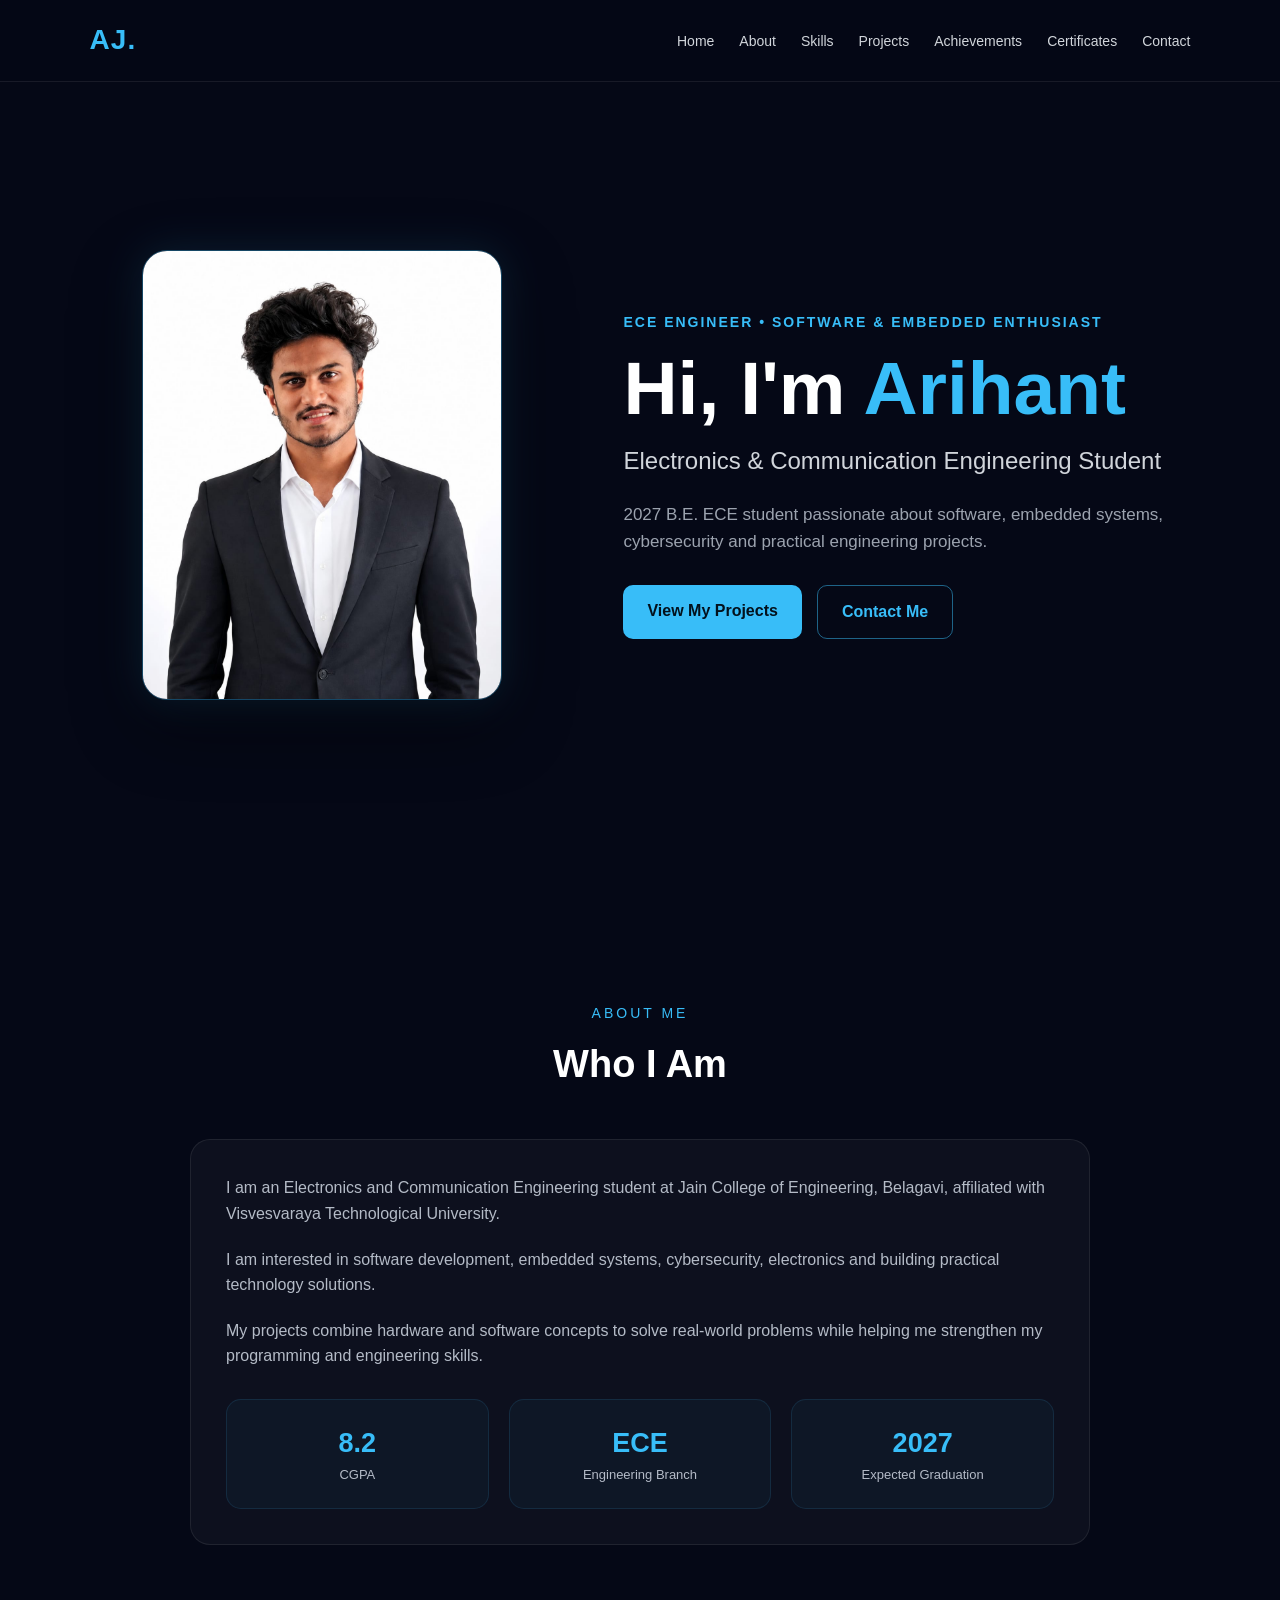
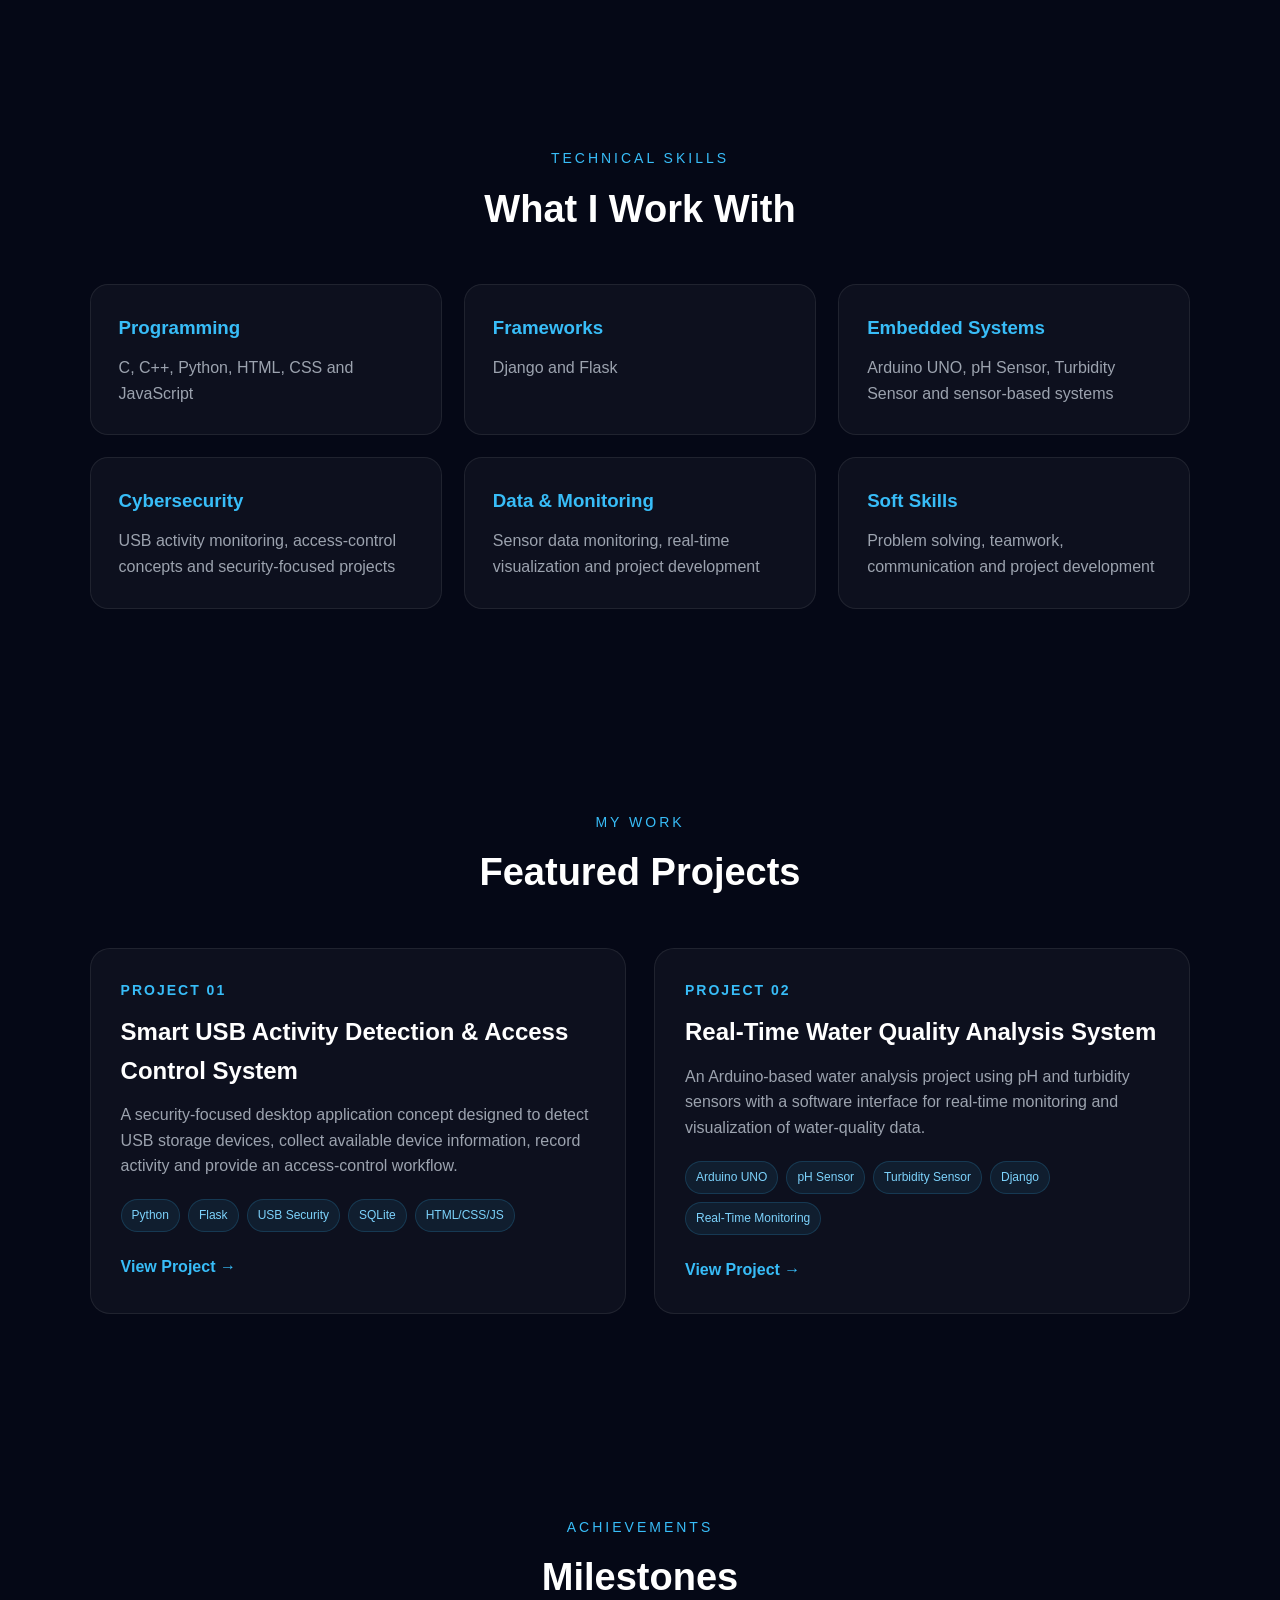
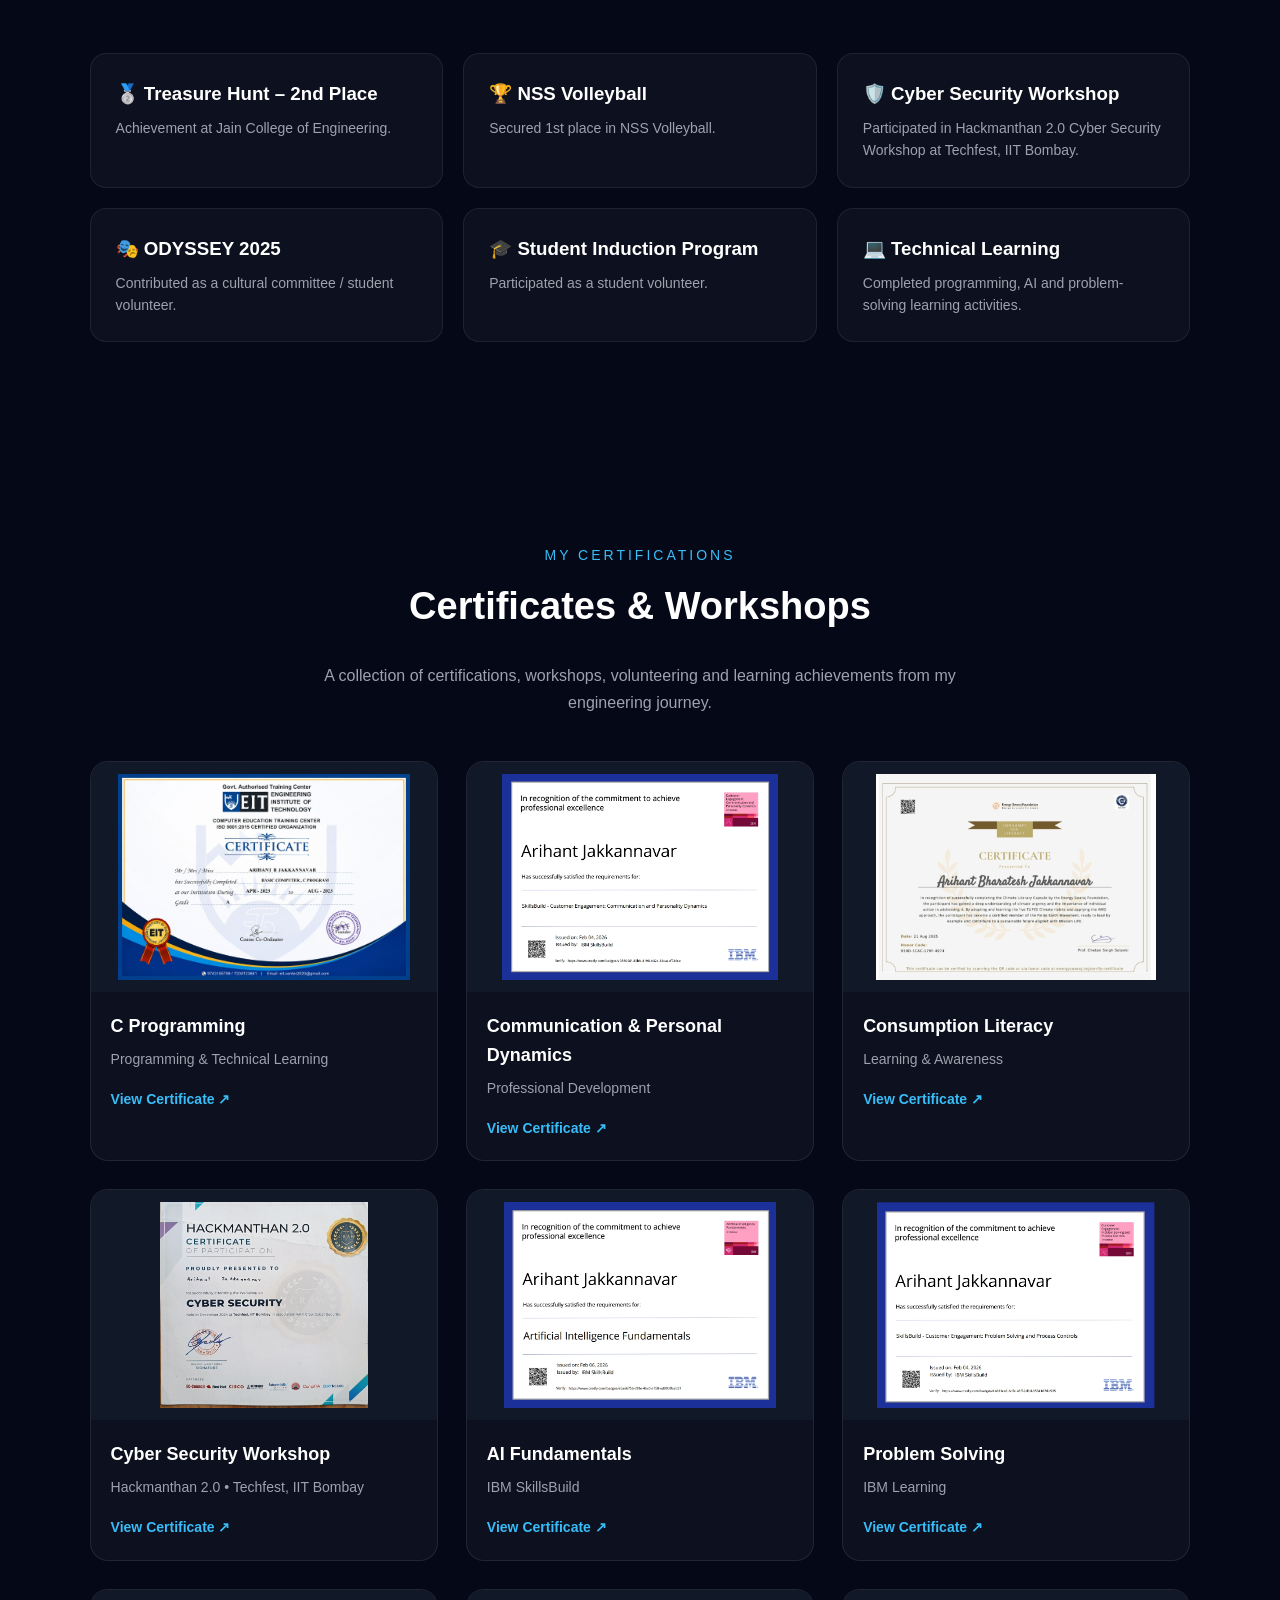
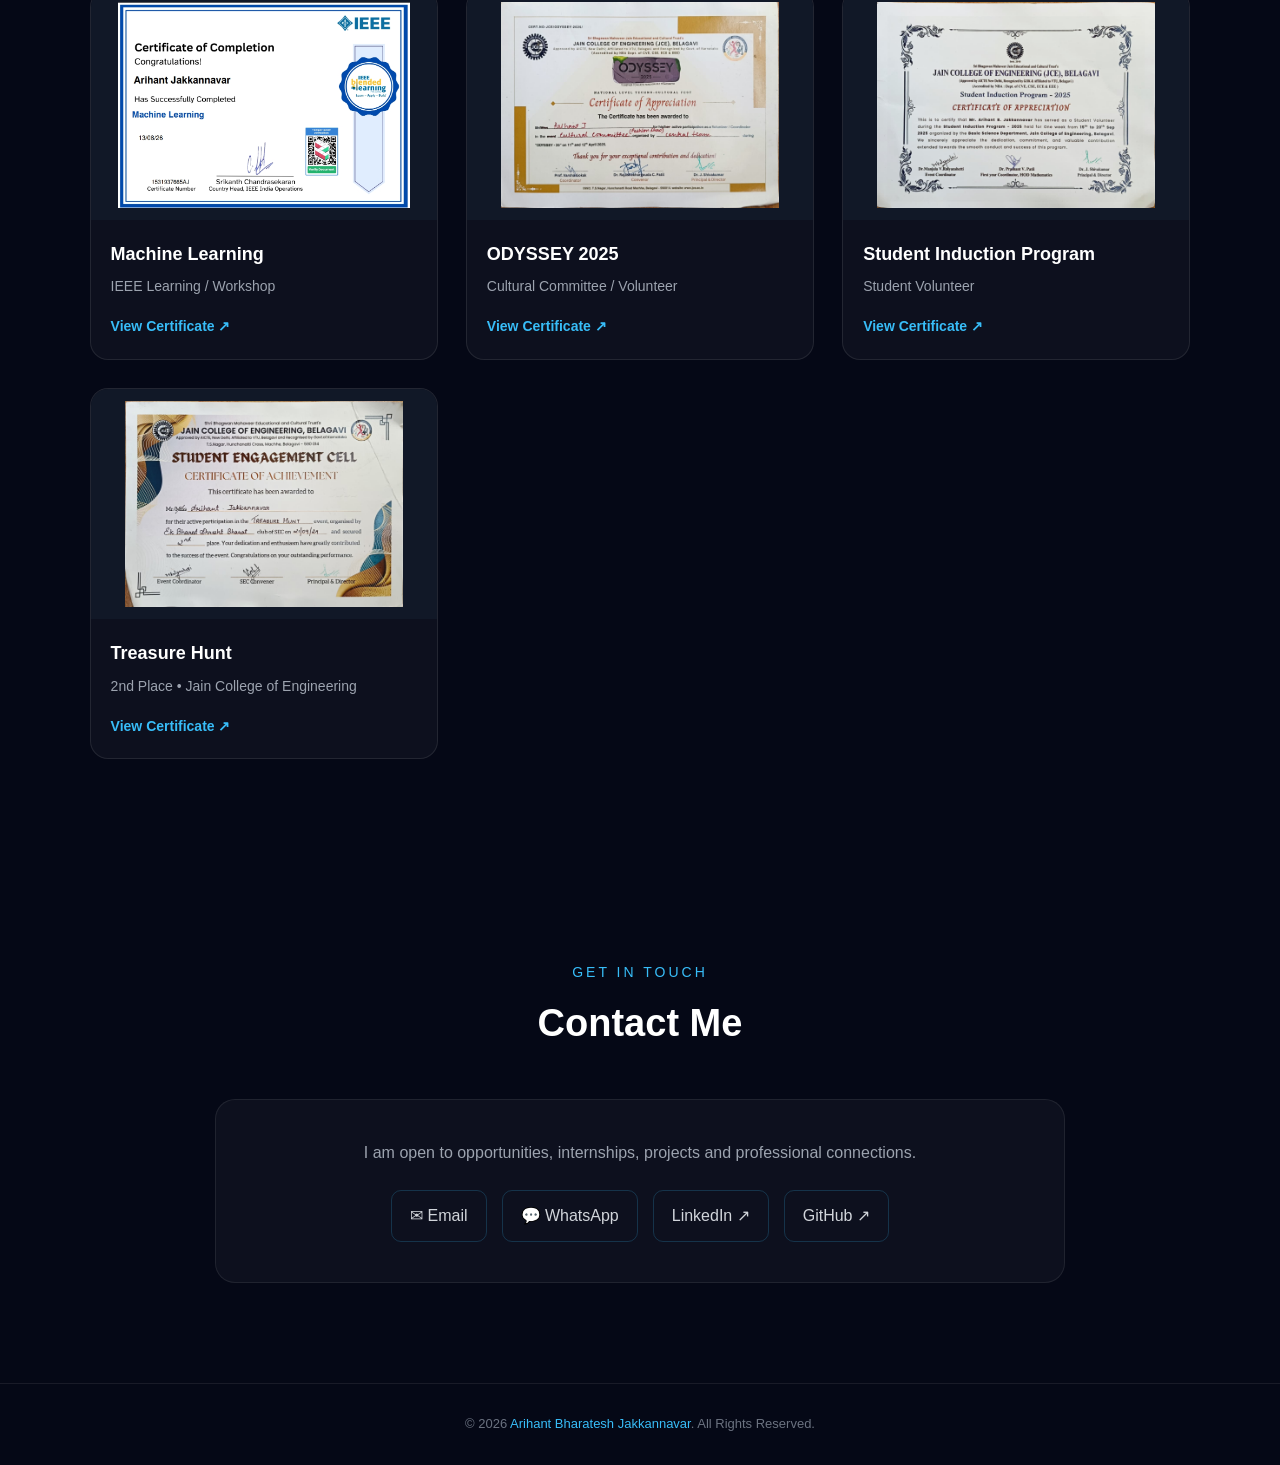
<file: index.html>
<!DOCTYPE html>
<html lang="en">
<head>
    <meta charset="UTF-8">
    <meta name="viewport" content="width=device-width, initial-scale=1.0">

    <title>Arihant Bharatesh Jakkannavar | ECE Engineer</title>

    <meta name="description"
          content="Electronics and Communication Engineering student, software and embedded systems enthusiast.">

    <style>

        /* =========================
           RESET
        ========================= */

        * {
            margin: 0;
            padding: 0;
            box-sizing: border-box;
        }

        html {
            scroll-behavior: smooth;
        }

        body {
            font-family: Arial, Helvetica, sans-serif;
            background: #050816;
            color: #ffffff;
            line-height: 1.6;
            overflow-x: hidden;
        }

        a {
            text-decoration: none;
            color: inherit;
        }

        /* =========================
           NAVBAR
        ========================= */

        nav {
            position: fixed;
            top: 0;
            left: 0;
            width: 100%;
            z-index: 1000;

            display: flex;
            justify-content: space-between;
            align-items: center;

            padding: 18px 7%;

            background: rgba(5, 8, 22, 0.90);
            backdrop-filter: blur(15px);

            border-bottom: 1px solid rgba(255,255,255,0.08);
        }

        .logo {
            font-size: 28px;
            font-weight: 800;
            color: #38bdf8;
            letter-spacing: 1px;
        }

        .nav-links {
            display: flex;
            gap: 25px;
            list-style: none;
        }

        .nav-links a {
            color: #d1d5db;
            font-size: 14px;
            transition: 0.3s;
        }

        .nav-links a:hover {
            color: #38bdf8;
        }

        /* =========================
           SECTIONS
        ========================= */

        .section {
            padding: 100px 7%;
            max-width: 1300px;
            margin: auto;
        }

        .section-title {
            text-align: center;
            margin-bottom: 45px;
        }

        .section-title span {
            color: #38bdf8;
            font-size: 14px;
            text-transform: uppercase;
            letter-spacing: 3px;
        }

        .section-title h2 {
            font-size: 38px;
            margin-top: 8px;
        }

        /* =========================
           SCROLL ANIMATION
        ========================= */

        .reveal {
            opacity: 0;
            transform: translateY(35px);
            transition:
                opacity 0.8s ease,
                transform 0.8s ease;
        }

        .reveal.active {
            opacity: 1;
            transform: translateY(0);
        }

        /* =========================
           HERO
        ========================= */

        .hero {
            min-height: 100vh;
            padding: 130px 7% 80px;

            display: grid;
            grid-template-columns: 0.9fr 1.1fr;
            align-items: center;
            gap: 70px;

            max-width: 1400px;
            margin: auto;
        }

        .hero-photo {
            display: flex;
            justify-content: center;
            animation: photoIn 1.2s ease forwards;
        }

        .hero-photo img {
            width: 360px;
            height: 450px;
            object-fit: cover;

            border-radius: 25px;

            border: 1px solid rgba(56,189,248,0.35);

            box-shadow:
                0 0 40px rgba(56,189,248,0.13),
                0 25px 70px rgba(0,0,0,0.45);

            animation: floating 5s ease-in-out infinite;
        }

        .hero-content {
            animation: textIn 1.2s ease forwards;
        }

        .hero-content .small {
            color: #38bdf8;
            font-weight: 600;
            letter-spacing: 2px;
            text-transform: uppercase;
            font-size: 14px;
        }

        .hero-content h1 {
            font-size: clamp(42px, 6vw, 75px);
            line-height: 1.05;
            margin: 15px 0;
        }

        .hero-content h1 span {
            color: #38bdf8;
        }

        .hero-content h2 {
            font-size: 24px;
            color: #d1d5db;
            font-weight: 500;
            margin-bottom: 20px;
        }

        .hero-content p {
            max-width: 650px;
            color: #9ca3af;
            font-size: 17px;
            margin-bottom: 30px;
        }

        .hero-buttons {
            display: flex;
            gap: 15px;
            flex-wrap: wrap;
        }

        .btn {
            display: inline-block;
            padding: 13px 24px;
            border-radius: 10px;
            font-weight: 600;
            transition: 0.3s;
            cursor: pointer;
        }

        .btn-primary {
            background: #38bdf8;
            color: #03111c;
        }

        .btn-primary:hover {
            transform: translateY(-3px);
            box-shadow: 0 10px 30px rgba(56,189,248,0.25);
        }

        .btn-outline {
            border: 1px solid rgba(56,189,248,0.5);
            color: #38bdf8;
        }

        .btn-outline:hover {
            background: rgba(56,189,248,0.08);
            transform: translateY(-3px);
        }

        /* =========================
           ABOUT
        ========================= */

        .about-box {
            max-width: 900px;
            margin: auto;

            padding: 35px;

            background: rgba(255,255,255,0.035);
            border: 1px solid rgba(255,255,255,0.08);

            border-radius: 20px;
        }

        .about-box p {
            color: #b4bbc7;
            margin-bottom: 20px;
            font-size: 16px;
        }

        .stats {
            display: grid;
            grid-template-columns: repeat(3, 1fr);
            gap: 20px;
            margin-top: 30px;
        }

        .stat {
            padding: 22px;
            text-align: center;

            background: rgba(56,189,248,0.04);
            border: 1px solid rgba(56,189,248,0.12);
            border-radius: 15px;
        }

        .stat h3 {
            color: #38bdf8;
            font-size: 27px;
        }

        .stat p {
            margin: 0;
            font-size: 13px;
        }

        /* =========================
           SKILLS
        ========================= */

        .skills-grid {
            display: grid;
            grid-template-columns: repeat(3, 1fr);
            gap: 22px;
        }

        .skill-card {
            padding: 28px;

            background: rgba(255,255,255,0.035);
            border: 1px solid rgba(255,255,255,0.08);

            border-radius: 18px;

            transition: 0.35s;
        }

        .skill-card:hover {
            transform: translateY(-7px);
            border-color: rgba(56,189,248,0.5);
            box-shadow: 0 15px 40px rgba(56,189,248,0.08);
        }

        .skill-card h3 {
            color: #38bdf8;
            margin-bottom: 12px;
        }

        .skill-card p {
            color: #9ca3af;
        }

        /* =========================
           PROJECTS
        ========================= */

        .projects-grid {
            display: grid;
            grid-template-columns: repeat(2, 1fr);
            gap: 28px;
        }

        .project-card {
            padding: 30px;

            background: rgba(255,255,255,0.035);
            border: 1px solid rgba(255,255,255,0.08);

            border-radius: 20px;

            transition: 0.4s;
        }

        .project-card:hover {
            transform: translateY(-8px);
            border-color: #38bdf8;
            box-shadow: 0 20px 50px rgba(56,189,248,0.09);
        }

        .project-number {
            color: #38bdf8;
            font-size: 14px;
            font-weight: bold;
            letter-spacing: 2px;
        }

        .project-card h3 {
            font-size: 24px;
            margin: 12px 0;
        }

        .project-card p {
            color: #9ca3af;
            margin-bottom: 20px;
        }

        .tags {
            display: flex;
            flex-wrap: wrap;
            gap: 8px;
            margin-bottom: 22px;
        }

        .tag {
            padding: 6px 10px;

            border-radius: 20px;

            background: rgba(56,189,248,0.08);
            border: 1px solid rgba(56,189,248,0.18);

            color: #7dd3fc;
            font-size: 12px;
        }

        .project-link {
            color: #38bdf8;
            font-weight: 600;
            cursor: pointer;
        }

        .project-link:hover {
            color: #ffffff;
        }

        /* =========================
           ACHIEVEMENTS
        ========================= */

        .achievements-grid {
            display: grid;
            grid-template-columns: repeat(3, 1fr);
            gap: 20px;
        }

        .achievement {
            padding: 25px;

            background: rgba(255,255,255,0.035);
            border: 1px solid rgba(255,255,255,0.08);

            border-radius: 16px;

            transition: 0.3s;
        }

        .achievement:hover {
            transform: translateY(-5px);
            border-color: rgba(56,189,248,0.45);
        }

        .achievement h3 {
            color: #ffffff;
            margin-bottom: 8px;
        }

        .achievement p {
            color: #9ca3af;
            font-size: 14px;
        }

        /* =========================
           CERTIFICATES
        ========================= */

        .section-intro {
            max-width: 700px;
            margin: -20px auto 45px;
            text-align: center;
            color: #9ca3af;
            line-height: 1.7;
        }

        .certificate-grid {
            display: grid;
            grid-template-columns: repeat(3, 1fr);
            gap: 28px;
            max-width: 1150px;
            margin: auto;
        }

        .certificate-card {
            background: rgba(255,255,255,0.035);

            border: 1px solid rgba(255,255,255,0.09);

            border-radius: 18px;

            overflow: hidden;

            transition: 0.4s ease;
        }

        .certificate-card:hover {
            transform: translateY(-8px);
            border-color: #38bdf8;
            box-shadow: 0 15px 45px rgba(56,189,248,0.12);
        }

        .certificate-card > a {
            display: block;
            overflow: hidden;
            background: #111827;
            cursor: pointer;
        }

        .certificate-card img {
            width: 100%;
            height: 230px;

            object-fit: contain;

            display: block;

            padding: 12px;

            transition: transform 0.5s ease;
        }

        .certificate-card:hover img {
            transform: scale(1.04);
        }

        .certificate-info {
            padding: 20px;
        }

        .certificate-info h3 {
            margin: 0 0 8px;
            font-size: 18px;
            color: #ffffff;
        }

        .certificate-info p {
            margin: 0 0 16px;
            color: #9ca3af;
            font-size: 14px;
            line-height: 1.5;
        }

        .view-certificate {
            color: #38bdf8;
            font-size: 14px;
            font-weight: 600;
            cursor: pointer;
        }

        .view-certificate:hover {
            color: #ffffff;
        }

        /* =========================
           CONTACT
        ========================= */

        .contact-box {
            max-width: 850px;
            margin: auto;

            padding: 40px;

            text-align: center;

            background: rgba(255,255,255,0.035);
            border: 1px solid rgba(255,255,255,0.08);

            border-radius: 20px;
        }

        .contact-box p {
            color: #9ca3af;
            margin-bottom: 25px;
        }

        .contact-links {
            display: flex;
            justify-content: center;
            flex-wrap: wrap;
            gap: 15px;
        }

        .contact-link {
            display: inline-flex;
            align-items: center;
            justify-content: center;

            padding: 12px 18px;

            border: 1px solid rgba(56,189,248,0.2);

            border-radius: 10px;

            color: #d1d5db;

            transition: 0.3s;

            cursor: pointer;
        }

        .contact-link:hover {
            color: #38bdf8;
            border-color: #38bdf8;
            transform: translateY(-3px);
            box-shadow: 0 8px 25px rgba(56,189,248,0.10);
        }

        /* =========================
           FOOTER
        ========================= */

        footer {
            text-align: center;
            padding: 30px 20px;

            border-top: 1px solid rgba(255,255,255,0.08);

            color: #6b7280;

            font-size: 13px;
        }

        footer span {
            color: #38bdf8;
        }

        /* =========================
           HERO ANIMATIONS
        ========================= */

        @keyframes photoIn {
            from {
                opacity: 0;
                transform: translateX(-50px);
            }

            to {
                opacity: 1;
                transform: translateX(0);
            }
        }

        @keyframes textIn {
            from {
                opacity: 0;
                transform: translateX(50px);
            }

            to {
                opacity: 1;
                transform: translateX(0);
            }
        }

        @keyframes floating {
            0%, 100% {
                transform: translateY(0);
            }

            50% {
                transform: translateY(-10px);
            }
        }

        /* =========================
           TABLET
        ========================= */

        @media (max-width: 1000px) {

            .hero {
                grid-template-columns: 1fr;
                text-align: center;
            }

            .hero-photo {
                order: 1;
            }

            .hero-content {
                order: 2;
            }

            .hero-content p {
                margin-left: auto;
                margin-right: auto;
            }

            .hero-buttons {
                justify-content: center;
            }

            .skills-grid {
                grid-template-columns: repeat(2, 1fr);
            }

            .achievements-grid {
                grid-template-columns: repeat(2, 1fr);
            }

            .certificate-grid {
                grid-template-columns: repeat(2, 1fr);
            }
        }

        /* =========================
           MOBILE
        ========================= */

        @media (max-width: 700px) {

            nav {
                padding: 15px 5%;
            }

            .nav-links {
                display: none;
            }

            .section {
                padding: 80px 5%;
            }

            .hero {
                padding: 120px 5% 70px;
                gap: 40px;
            }

            .hero-photo img {
                width: 280px;
                height: 350px;
            }

            .hero-content h1 {
                font-size: 42px;
            }

            .hero-content h2 {
                font-size: 20px;
            }

            .stats {
                grid-template-columns: 1fr;
            }

            .skills-grid,
            .projects-grid,
            .achievements-grid,
            .certificate-grid {
                grid-template-columns: 1fr;
            }

            .section-title h2 {
                font-size: 31px;
            }

            .certificate-card img {
                height: 240px;
            }

            .contact-box {
                padding: 28px 20px;
            }

            .contact-links {
                flex-direction: column;
            }

            .contact-link {
                width: 100%;
            }
        }

    </style>
</head>

<body>

    <!-- =========================
         NAVIGATION
    ========================= -->

    <nav>

        <a href="#home" class="logo">AJ.</a>

        <ul class="nav-links">

            <li><a href="#home">Home</a></li>
            <li><a href="#about">About</a></li>
            <li><a href="#skills">Skills</a></li>
            <li><a href="#projects">Projects</a></li>
            <li><a href="#achievements">Achievements</a></li>
            <li><a href="#certificates">Certificates</a></li>
            <li><a href="#contact">Contact</a></li>

        </ul>

    </nav>


    <!-- =========================
         HERO
    ========================= -->

    <section id="home" class="hero">

        <div class="hero-photo">

            <img
                src="images/profile.jpeg"
                alt="Arihant Bharatesh Jakkannavar"
            >

        </div>

        <div class="hero-content">

            <div class="small">
                ECE Engineer • Software & Embedded Enthusiast
            </div>

            <h1>
                Hi, I'm <span>Arihant</span>
            </h1>

            <h2>
                Electronics & Communication Engineering Student
            </h2>

            <p>
                2027 B.E. ECE student passionate about software,
                embedded systems, cybersecurity and practical
                engineering projects.
            </p>

            <div class="hero-buttons">

                <a
                    href="#projects"
                    class="btn btn-primary"
                >
                    View My Projects
                </a>

                <a
                    href="#contact"
                    class="btn btn-outline"
                >
                    Contact Me
                </a>

            </div>

        </div>

    </section>


    <!-- =========================
         ABOUT
    ========================= -->

    <section id="about" class="section reveal">

        <div class="section-title">

            <span>About Me</span>

            <h2>Who I Am</h2>

        </div>

        <div class="about-box">

            <p>
                I am an Electronics and Communication Engineering
                student at Jain College of Engineering, Belagavi,
                affiliated with Visvesvaraya Technological University.
            </p>

            <p>
                I am interested in software development, embedded
                systems, cybersecurity, electronics and building
                practical technology solutions.
            </p>

            <p>
                My projects combine hardware and software concepts
                to solve real-world problems while helping me
                strengthen my programming and engineering skills.
            </p>

            <div class="stats">

                <div class="stat">
                    <h3>8.2</h3>
                    <p>CGPA</p>
                </div>

                <div class="stat">
                    <h3>ECE</h3>
                    <p>Engineering Branch</p>
                </div>

                <div class="stat">
                    <h3>2027</h3>
                    <p>Expected Graduation</p>
                </div>

            </div>

        </div>

    </section>


    <!-- =========================
         SKILLS
    ========================= -->

    <section id="skills" class="section reveal">

        <div class="section-title">

            <span>Technical Skills</span>

            <h2>What I Work With</h2>

        </div>

        <div class="skills-grid">

            <div class="skill-card">
                <h3>Programming</h3>
                <p>C, C++, Python, HTML, CSS and JavaScript</p>
            </div>

            <div class="skill-card">
                <h3>Frameworks</h3>
                <p>Django and Flask</p>
            </div>

            <div class="skill-card">
                <h3>Embedded Systems</h3>
                <p>
                    Arduino UNO, pH Sensor, Turbidity Sensor
                    and sensor-based systems
                </p>
            </div>

            <div class="skill-card">
                <h3>Cybersecurity</h3>
                <p>
                    USB activity monitoring, access-control
                    concepts and security-focused projects
                </p>
            </div>

            <div class="skill-card">
                <h3>Data & Monitoring</h3>
                <p>
                    Sensor data monitoring, real-time visualization
                    and project development
                </p>
            </div>

            <div class="skill-card">
                <h3>Soft Skills</h3>
                <p>
                    Problem solving, teamwork, communication
                    and project development
                </p>
            </div>

        </div>

    </section>


    <!-- =========================
         PROJECTS
    ========================= -->

    <section id="projects" class="section reveal">

        <div class="section-title">

            <span>My Work</span>

            <h2>Featured Projects</h2>

        </div>

        <div class="projects-grid">

            <div class="project-card">

                <div class="project-number">
                    PROJECT 01
                </div>

                <h3>
                    Smart USB Activity Detection & Access Control System
                </h3>

                <p>
                    A security-focused desktop application concept
                    designed to detect USB storage devices, collect
                    available device information, record activity and
                    provide an access-control workflow.
                </p>

                <div class="tags">
                    <span class="tag">Python</span>
                    <span class="tag">Flask</span>
                    <span class="tag">USB Security</span>
                    <span class="tag">SQLite</span>
                    <span class="tag">HTML/CSS/JS</span>
                </div>

                <a
                    href="projects/smart-usb.html"
                    class="project-link"
                >
                    View Project →
                </a>

            </div>


            <div class="project-card">

                <div class="project-number">
                    PROJECT 02
                </div>

                <h3>
                    Real-Time Water Quality Analysis System
                </h3>

                <p>
                    An Arduino-based water analysis project using
                    pH and turbidity sensors with a software interface
                    for real-time monitoring and visualization of
                    water-quality data.
                </p>

                <div class="tags">
                    <span class="tag">Arduino UNO</span>
                    <span class="tag">pH Sensor</span>
                    <span class="tag">Turbidity Sensor</span>
                    <span class="tag">Django</span>
                    <span class="tag">Real-Time Monitoring</span>
                </div>

                <a
                    href="projects/water-quality.html"
                    class="project-link"
                >
                    View Project →
                </a>

            </div>

        </div>

    </section>


    <!-- =========================
         ACHIEVEMENTS
    ========================= -->

    <section id="achievements" class="section reveal">

        <div class="section-title">

            <span>Achievements</span>

            <h2>Milestones</h2>

        </div>

        <div class="achievements-grid">

            <div class="achievement">
                <h3>🥈 Treasure Hunt – 2nd Place</h3>
                <p>Achievement at Jain College of Engineering.</p>
            </div>

            <div class="achievement">
                <h3>🏆 NSS Volleyball</h3>
                <p>Secured 1st place in NSS Volleyball.</p>
            </div>

            <div class="achievement">
                <h3>🛡️ Cyber Security Workshop</h3>
                <p>
                    Participated in Hackmanthan 2.0 Cyber Security
                    Workshop at Techfest, IIT Bombay.
                </p>
            </div>

            <div class="achievement">
                <h3>🎭 ODYSSEY 2025</h3>
                <p>
                    Contributed as a cultural committee /
                    student volunteer.
                </p>
            </div>

            <div class="achievement">
                <h3>🎓 Student Induction Program</h3>
                <p>Participated as a student volunteer.</p>
            </div>

            <div class="achievement">
                <h3>💻 Technical Learning</h3>
                <p>
                    Completed programming, AI and problem-solving
                    learning activities.
                </p>
            </div>

        </div>

    </section>


    <!-- =========================
         CERTIFICATES
    ========================= -->

    <section id="certificates" class="section reveal">

        <div class="section-title">

            <span>My Certifications</span>

            <h2>Certificates & Workshops</h2>

        </div>

        <p class="section-intro">
            A collection of certifications, workshops,
            volunteering and learning achievements from
            my engineering journey.
        </p>

        <div class="certificate-grid">

            <div class="certificate-card">

                <a href="images/c-programming.jpeg" target="_blank">

                    <img
                        src="images/c-programming.jpeg"
                        alt="C Programming Certificate"
                    >

                </a>

                <div class="certificate-info">

                    <h3>C Programming</h3>

                    <p>Programming & Technical Learning</p>

                    <a
                        href="images/c-programming.jpeg"
                        target="_blank"
                        class="view-certificate"
                    >
                        View Certificate ↗
                    </a>

                </div>

            </div>


            <div class="certificate-card">

                <a
                    href="images/communication%26personal-dynamics.jpeg"
                    target="_blank"
                >

                    <img
                        src="images/communication%26personal-dynamics.jpeg"
                        alt="Communication and Personal Dynamics Certificate"
                    >

                </a>

                <div class="certificate-info">

                    <h3>Communication & Personal Dynamics</h3>

                    <p>Professional Development</p>

                    <a
                        href="images/communication%26personal-dynamics.jpeg"
                        target="_blank"
                        class="view-certificate"
                    >
                        View Certificate ↗
                    </a>

                </div>

            </div>


            <div class="certificate-card">

                <a
                    href="images/consumption-literacy.jpeg"
                    target="_blank"
                >

                    <img
                        src="images/consumption-literacy.jpeg"
                        alt="Consumption Literacy Certificate"
                    >

                </a>

                <div class="certificate-info">

                    <h3>Consumption Literacy</h3>

                    <p>Learning & Awareness</p>

                    <a
                        href="images/consumption-literacy.jpeg"
                        target="_blank"
                        class="view-certificate"
                    >
                        View Certificate ↗
                    </a>

                </div>

            </div>


            <div class="certificate-card">

                <a href="images/cyber-security.jpeg" target="_blank">

                    <img
                        src="images/cyber-security.jpeg"
                        alt="Cyber Security Workshop Certificate"
                    >

                </a>

                <div class="certificate-info">

                    <h3>Cyber Security Workshop</h3>

                    <p>Hackmanthan 2.0 • Techfest, IIT Bombay</p>

                    <a
                        href="images/cyber-security.jpeg"
                        target="_blank"
                        class="view-certificate"
                    >
                        View Certificate ↗
                    </a>

                </div>

            </div>


            <div class="certificate-card">

                <a href="images/IBM-AI.jpeg" target="_blank">

                    <img
                        src="images/IBM-AI.jpeg"
                        alt="IBM AI Certificate"
                    >

                </a>

                <div class="certificate-info">

                    <h3>AI Fundamentals</h3>

                    <p>IBM SkillsBuild</p>

                    <a
                        href="images/IBM-AI.jpeg"
                        target="_blank"
                        class="view-certificate"
                    >
                        View Certificate ↗
                    </a>

                </div>

            </div>


            <div class="certificate-card">

                <a
                    href="images/IBM-problem-solving.jpeg"
                    target="_blank"
                >

                    <img
                        src="images/IBM-problem-solving.jpeg"
                        alt="IBM Problem Solving Certificate"
                    >

                </a>

                <div class="certificate-info">

                    <h3>Problem Solving</h3>

                    <p>IBM Learning</p>

                    <a
                        href="images/IBM-problem-solving.jpeg"
                        target="_blank"
                        class="view-certificate"
                    >
                        View Certificate ↗
                    </a>

                </div>

            </div>


            <div class="certificate-card">

                <a
                    href="images/IEEE-machine-learning.jpeg"
                    target="_blank"
                >

                    <img
                        src="images/IEEE-machine-learning.jpeg"
                        alt="IEEE Machine Learning Certificate"
                    >

                </a>

                <div class="certificate-info">

                    <h3>Machine Learning</h3>

                    <p>IEEE Learning / Workshop</p>

                    <a
                        href="images/IEEE-machine-learning.jpeg"
                        target="_blank"
                        class="view-certificate"
                    >
                        View Certificate ↗
                    </a>

                </div>

            </div>


            <div class="certificate-card">

                <a href="images/odyssey.jpeg" target="_blank">

                    <img
                        src="images/odyssey.jpeg"
                        alt="ODYSSEY 2025 Certificate"
                    >

                </a>

                <div class="certificate-info">

                    <h3>ODYSSEY 2025</h3>

                    <p>Cultural Committee / Volunteer</p>

                    <a
                        href="images/odyssey.jpeg"
                        target="_blank"
                        class="view-certificate"
                    >
                        View Certificate ↗
                    </a>

                </div>

            </div>


            <div class="certificate-card">

                <a
                    href="images/student-induction-program.jpeg"
                    target="_blank"
                >

                    <img
                        src="images/student-induction-program.jpeg"
                        alt="Student Induction Program Certificate"
                    >

                </a>

                <div class="certificate-info">

                    <h3>Student Induction Program</h3>

                    <p>Student Volunteer</p>

                    <a
                        href="images/student-induction-program.jpeg"
                        target="_blank"
                        class="view-certificate"
                    >
                        View Certificate ↗
                    </a>

                </div>

            </div>


            <div class="certificate-card">

                <a href="images/treasure-hunt.jpeg" target="_blank">

                    <img
                        src="images/treasure-hunt.jpeg"
                        alt="Treasure Hunt Certificate"
                    >

                </a>

                <div class="certificate-info">

                    <h3>Treasure Hunt</h3>

                    <p>2nd Place • Jain College of Engineering</p>

                    <a
                        href="images/treasure-hunt.jpeg"
                        target="_blank"
                        class="view-certificate"
                    >
                        View Certificate ↗
                    </a>

                </div>

            </div>

        </div>

    </section>


    <!-- =========================
         CONTACT
    ========================= -->

    <section id="contact" class="section reveal">

        <div class="section-title">

            <span>Get In Touch</span>

            <h2>Contact Me</h2>

        </div>

        <div class="contact-box">

            <p>
                I am open to opportunities, internships,
                projects and professional connections.
            </p>

            <div class="contact-links">

                <!-- EMAIL -->
                <a
                    href="mailto:arihantjakkannavar90@gmail.com"
                    class="contact-link"
                    title="Send me an email"
                >
                    ✉ Email
                </a>


                <!-- WHATSAPP -->
                <a
                    href="https://wa.me/919880934638?text=Hello%20Arihant%2C%20I%20visited%20your%20portfolio."
                    target="_blank"
                    rel="noopener noreferrer"
                    class="contact-link"
                    title="Chat with me on WhatsApp"
                >
                    💬 WhatsApp
                </a>


                <!-- LINKEDIN -->
                <a
                    href="https://www.linkedin.com/in/arihant-jakkannavar-781037326/"
                    target="_blank"
                    rel="noopener noreferrer"
                    class="contact-link"
                    title="Open my LinkedIn profile"
                >
                    LinkedIn ↗
                </a>


                <!-- GITHUB -->
                <a
                    href="https://github.com/arihantjakkannavar90-coder"
                    target="_blank"
                    rel="noopener noreferrer"
                    class="contact-link"
                    title="Open my GitHub profile"
                >
                    GitHub ↗
                </a>

            </div>

        </div>

    </section>


    <!-- =========================
         FOOTER
    ========================= -->

    <footer>

        © 2026
        <span>Arihant Bharatesh Jakkannavar</span>.
        All Rights Reserved.

    </footer>


    <!-- =========================
         JAVASCRIPT
    ========================= -->

    <script>

        document.addEventListener("DOMContentLoaded", function () {

            const revealElements =
                document.querySelectorAll(".reveal");

            const observer =
                new IntersectionObserver(
                    function (entries, observer) {

                        entries.forEach(function (entry) {

                            if (entry.isIntersecting) {

                                entry.target.classList.add("active");

                                observer.unobserve(entry.target);

                            }

                        });

                    },
                    {
                        threshold: 0.12
                    }
                );

            revealElements.forEach(function (element) {

                observer.observe(element);

            });

        });

    </script>

</body>
</html>
</file>
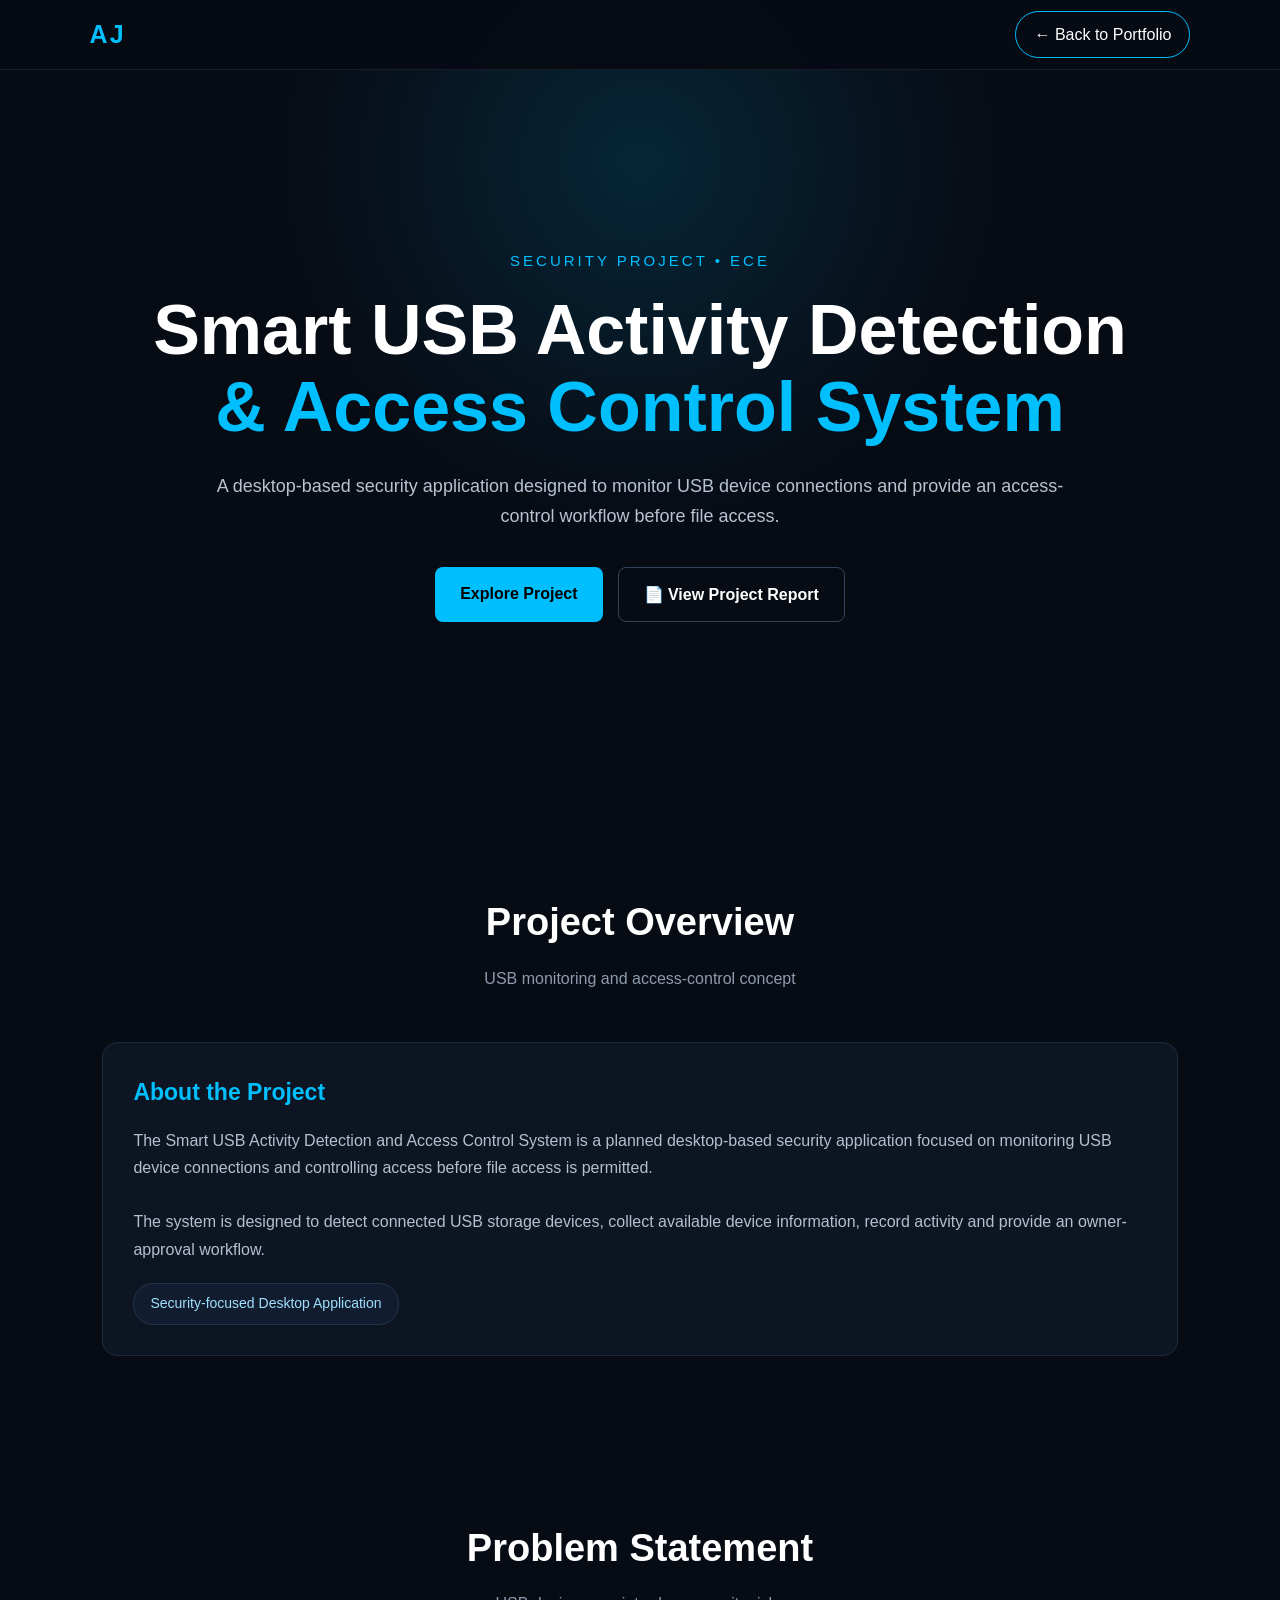
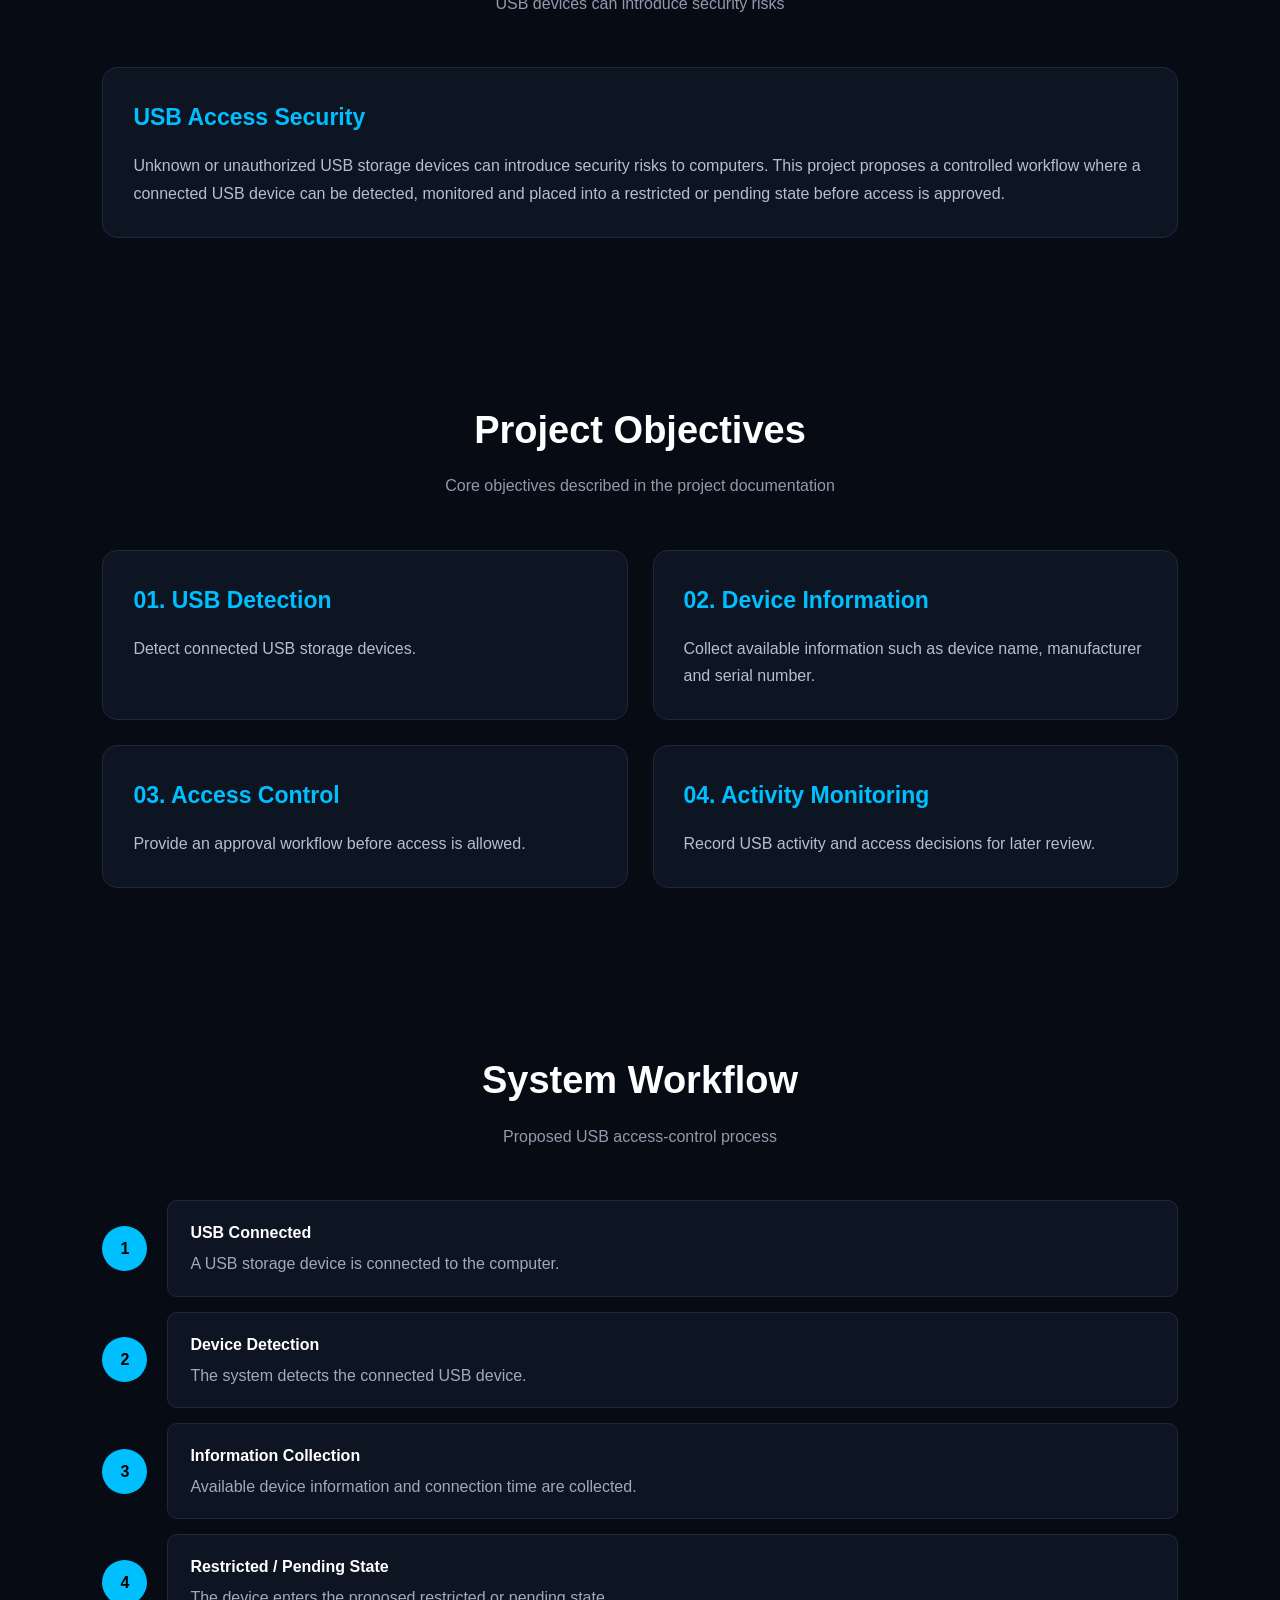
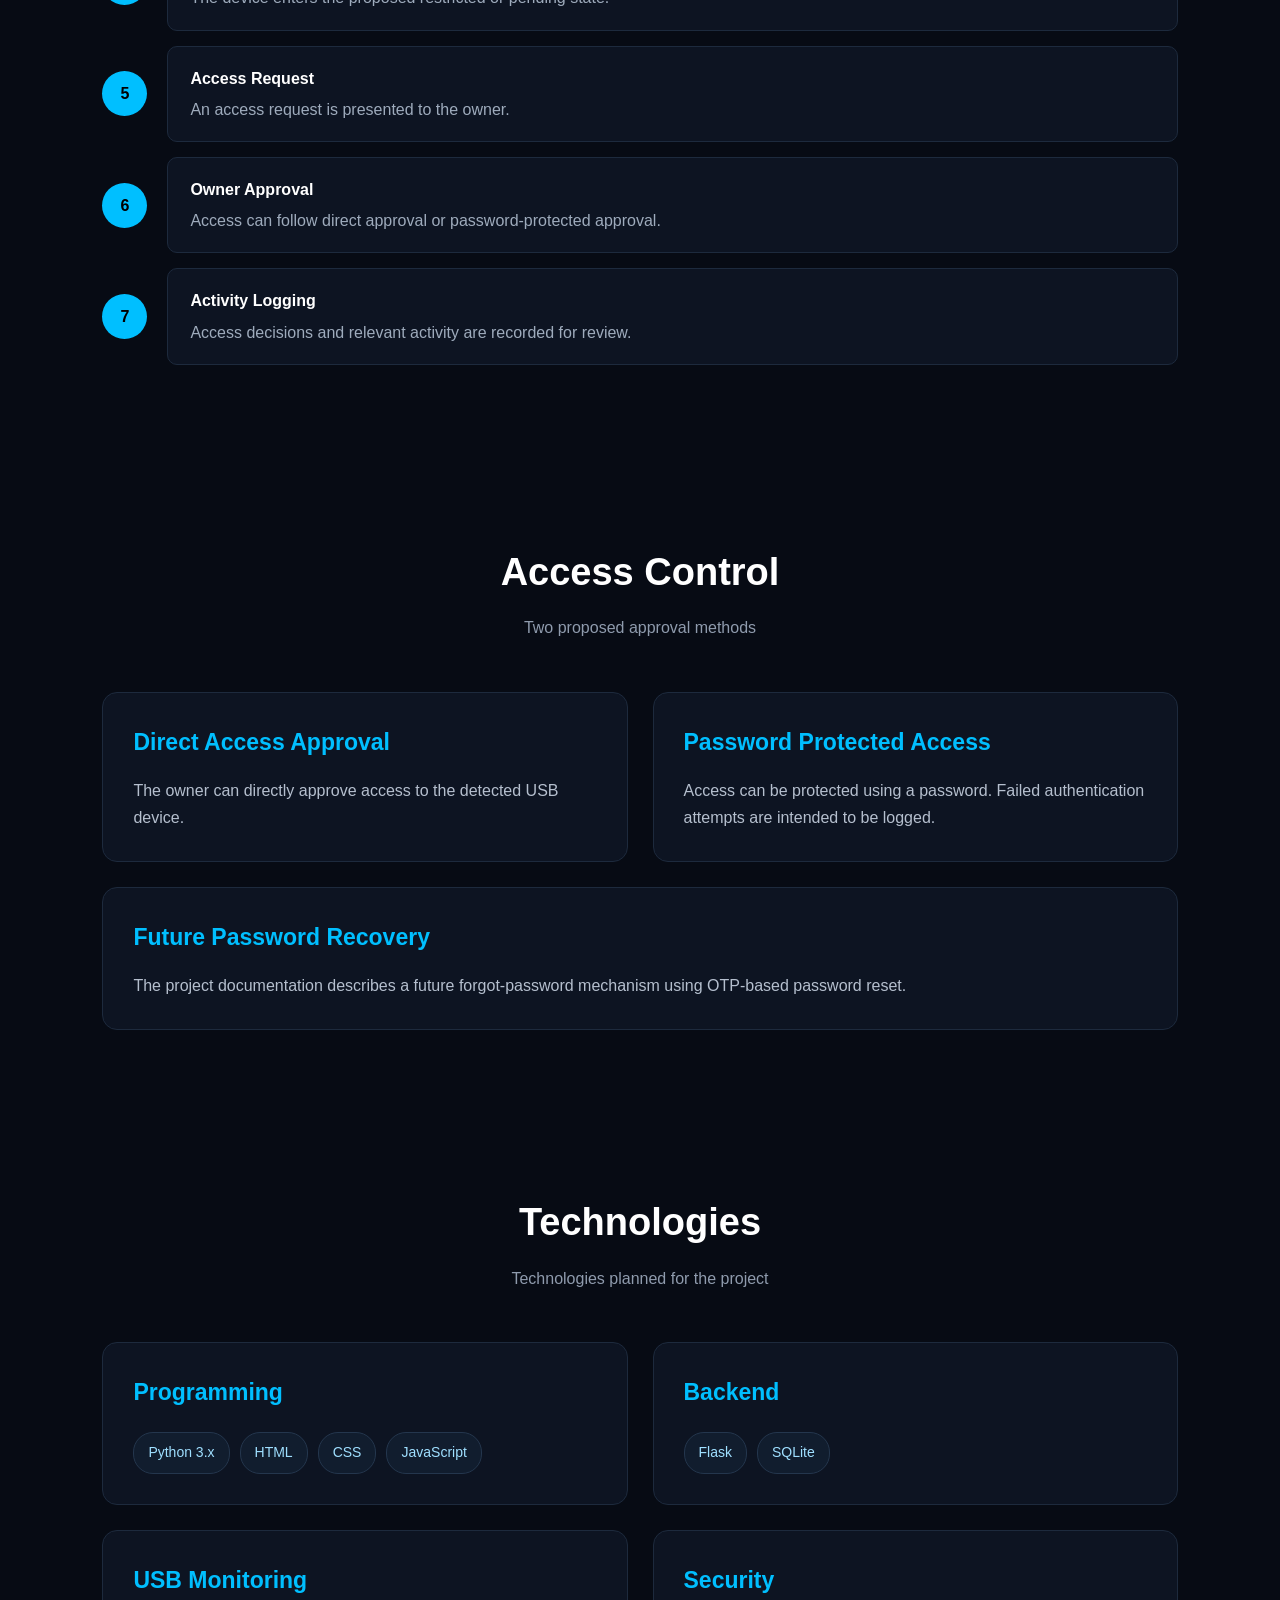
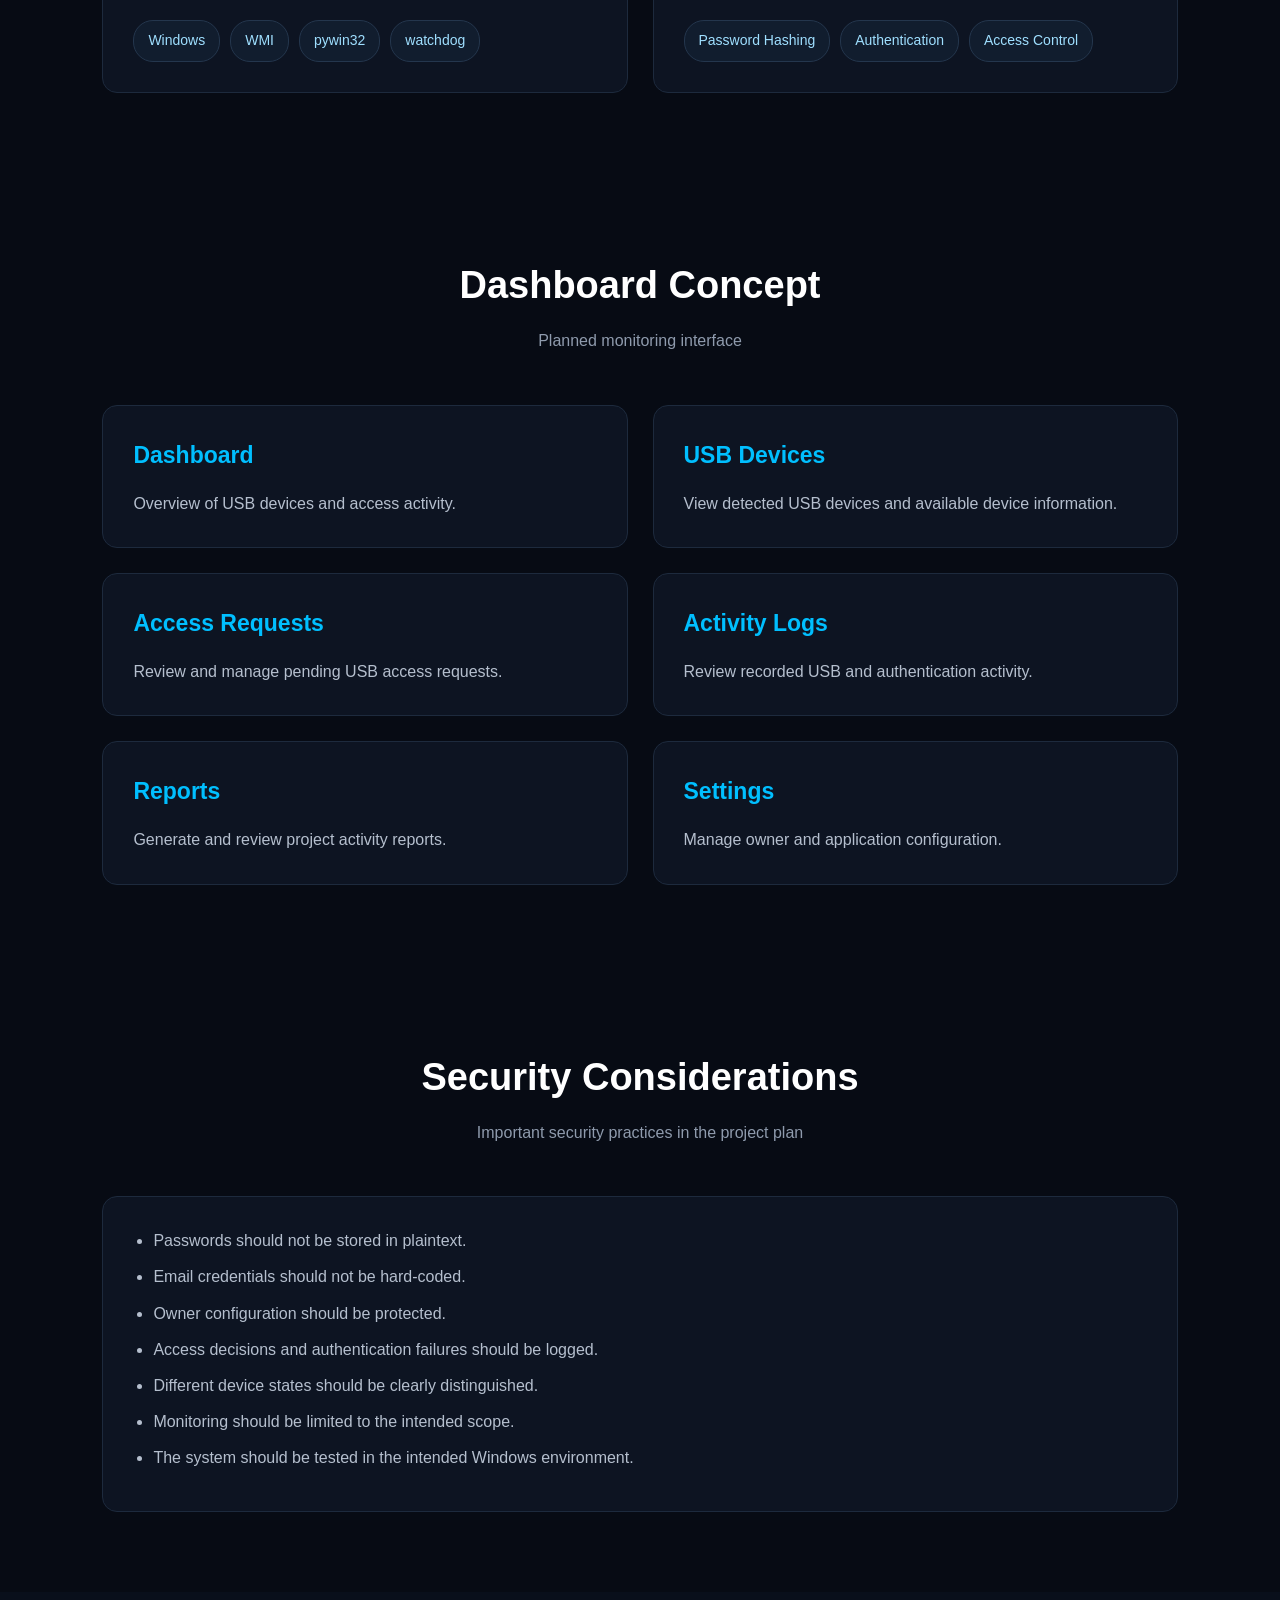
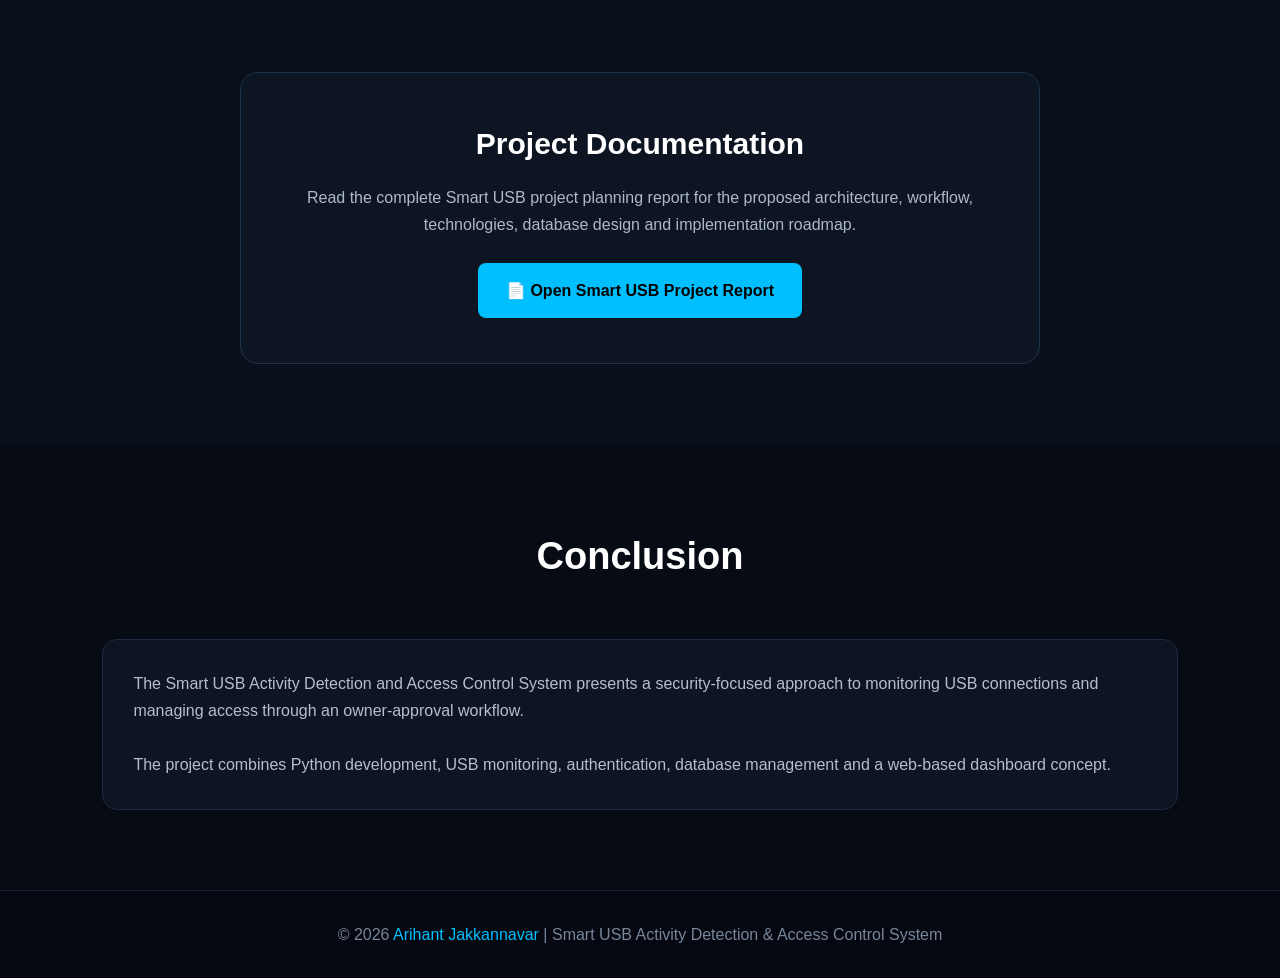
<file: projects/smart-usb.html>
<!DOCTYPE html>
<html lang="en">
<head>
<meta charset="UTF-8">
<meta name="viewport" content="width=device-width, initial-scale=1.0">

<title>Smart USB Activity Detection & Access Control System | Arihant Jakkannavar</title>

<style>
*{
    margin:0;
    padding:0;
    box-sizing:border-box;
    font-family:Arial,Helvetica,sans-serif;
}

html{
    scroll-behavior:smooth;
}

body{
    background:#070b14;
    color:#fff;
    line-height:1.7;
}

/* NAVBAR */
nav{
    position:fixed;
    top:0;
    left:0;
    width:100%;
    height:70px;
    display:flex;
    justify-content:space-between;
    align-items:center;
    padding:0 7%;
    background:rgba(7,11,20,.96);
    backdrop-filter:blur(12px);
    border-bottom:1px solid rgba(255,255,255,.08);
    z-index:1000;
}

.logo{
    font-size:25px;
    font-weight:800;
    color:#00bfff;
    letter-spacing:2px;
}

.back-btn{
    text-decoration:none;
    color:white;
    border:1px solid #00bfff;
    padding:9px 18px;
    border-radius:25px;
    transition:.3s;
}

.back-btn:hover{
    background:#00bfff;
    color:#000;
}

/* HERO */
.hero{
    min-height:90vh;
    padding:140px 8% 80px;
    display:flex;
    align-items:center;
    justify-content:center;
    text-align:center;
    background:
        radial-gradient(circle at 50% 20%,rgba(0,191,255,.15),transparent 40%),
        #070b14;
}

.hero-content{
    max-width:1000px;
}

.small-title{
    color:#00bfff;
    font-size:15px;
    letter-spacing:3px;
    text-transform:uppercase;
    margin-bottom:18px;
}

.hero h1{
    font-size:clamp(38px,6vw,70px);
    line-height:1.1;
    margin-bottom:25px;
}

.hero h1 span{
    color:#00bfff;
}

.hero p{
    max-width:850px;
    margin:auto;
    color:#b8c2d1;
    font-size:18px;
}

/* BUTTONS */
.buttons{
    margin-top:35px;
    display:flex;
    justify-content:center;
    gap:15px;
    flex-wrap:wrap;
}

.btn{
    display:inline-block;
    text-decoration:none;
    padding:13px 25px;
    border-radius:8px;
    font-weight:700;
    transition:.3s;
}

.primary{
    background:#00bfff;
    color:#000;
}

.primary:hover{
    transform:translateY(-3px);
    box-shadow:0 0 25px rgba(0,191,255,.5);
}

.secondary{
    border:1px solid #33445a;
    color:white;
}

.secondary:hover{
    border-color:#00bfff;
    transform:translateY(-3px);
}

/* SECTIONS */
section{
    padding:80px 8%;
}

.section-title{
    text-align:center;
    margin-bottom:50px;
}

.section-title h2{
    font-size:38px;
    margin-bottom:10px;
}

.section-title p{
    color:#8f9bad;
}

/* GRID */
.grid{
    display:grid;
    grid-template-columns:repeat(2,1fr);
    gap:25px;
    max-width:1100px;
    margin:auto;
}

.card{
    background:#0d1422;
    border:1px solid #1d2a3d;
    border-radius:15px;
    padding:30px;
    transition:.3s;
}

.card:hover{
    transform:translateY(-5px);
    border-color:#00bfff;
    box-shadow:0 10px 35px rgba(0,191,255,.08);
}

.card h3{
    color:#00bfff;
    margin-bottom:15px;
    font-size:23px;
}

.card p{
    color:#b5bfce;
}

.card ul{
    padding-left:20px;
    color:#b5bfce;
}

.card li{
    margin-bottom:9px;
}

.full{
    grid-column:1/-1;
}

/* TAGS */
.tags{
    display:flex;
    flex-wrap:wrap;
    gap:10px;
    margin-top:20px;
}

.tag{
    padding:8px 14px;
    background:#111d2e;
    border:1px solid #24364d;
    border-radius:20px;
    color:#9fdfff;
    font-size:14px;
}

/* WORKFLOW */
.workflow{
    max-width:1100px;
    margin:auto;
}

.workflow-item{
    display:flex;
    align-items:center;
    gap:20px;
    margin-bottom:15px;
}

.number{
    min-width:45px;
    height:45px;
    display:flex;
    align-items:center;
    justify-content:center;
    background:#00bfff;
    color:#000;
    border-radius:50%;
    font-weight:800;
}

.workflow-card{
    flex:1;
    background:#0d1422;
    border:1px solid #1d2a3d;
    border-radius:10px;
    padding:18px 22px;
}

.workflow-card strong{
    color:#fff;
}

.workflow-card p{
    color:#9eabbc;
    margin-top:4px;
}

/* REPORT */
.report-section{
    text-align:center;
    background:#090f1b;
}

.report-box{
    max-width:800px;
    margin:auto;
    padding:45px 30px;
    background:#0d1422;
    border:1px solid #1e344b;
    border-radius:18px;
}

.report-box h2{
    font-size:30px;
    margin-bottom:15px;
}

.report-box p{
    color:#aeb9c8;
    margin-bottom:25px;
}

.report-btn{
    display:inline-block;
    padding:14px 28px;
    background:#00bfff;
    color:#000;
    text-decoration:none;
    border-radius:8px;
    font-weight:700;
    transition:.3s;
}

.report-btn:hover{
    transform:translateY(-3px);
    box-shadow:0 0 25px rgba(0,191,255,.5);
}

/* STATUS */
.status{
    display:inline-block;
    margin-top:20px;
    padding:8px 16px;
    border-radius:20px;
    background:#111d2e;
    border:1px solid #24364d;
    color:#9fdfff;
    font-size:14px;
}

/* FOOTER */
footer{
    text-align:center;
    padding:30px 20px;
    background:#050810;
    border-top:1px solid #162133;
    color:#78869a;
}

footer span{
    color:#00bfff;
}

/* MOBILE */
@media(max-width:800px){

    nav{
        padding:0 5%;
    }

    .hero{
        padding:120px 6% 70px;
    }

    section{
        padding:65px 6%;
    }

    .grid{
        grid-template-columns:1fr;
    }

    .full{
        grid-column:auto;
    }

    .hero p{
        font-size:16px;
    }

    .section-title h2{
        font-size:30px;
    }

    .workflow-item{
        align-items:flex-start;
    }
}
</style>
</head>

<body>

<!-- NAVBAR -->
<nav>

    <div class="logo">AJ</div>

    <a href="../index.html#projects" class="back-btn">
        ← Back to Portfolio
    </a>

</nav>


<!-- HERO -->
<header class="hero">

    <div class="hero-content">

        <div class="small-title">
            Security Project • ECE
        </div>

        <h1>
            Smart USB Activity Detection
            <br>
            <span>& Access Control System</span>
        </h1>

        <p>
            A desktop-based security application designed
            to monitor USB device connections and provide
            an access-control workflow before file access.
        </p>

        <div class="buttons">

            <a href="#overview" class="btn primary">
                Explore Project
            </a>

            <a
                href="Smart_USB_Project_Planning_Report.pdf"
                target="_blank"
                class="btn secondary"
            >
                📄 View Project Report
            </a>

        </div>

    </div>

</header>


<!-- OVERVIEW -->
<section id="overview">

    <div class="section-title">
        <h2>Project Overview</h2>
        <p>USB monitoring and access-control concept</p>
    </div>

    <div class="grid">

        <div class="card full">

            <h3>About the Project</h3>

            <p>
                The Smart USB Activity Detection and Access
                Control System is a planned desktop-based
                security application focused on monitoring
                USB device connections and controlling access
                before file access is permitted.
            </p>

            <br>

            <p>
                The system is designed to detect connected USB
                storage devices, collect available device
                information, record activity and provide an
                owner-approval workflow.
            </p>

            <div class="status">
                Security-focused Desktop Application
            </div>

        </div>

    </div>

</section>


<!-- PROBLEM -->
<section>

    <div class="section-title">
        <h2>Problem Statement</h2>
        <p>USB devices can introduce security risks</p>
    </div>

    <div class="grid">

        <div class="card full">

            <h3>USB Access Security</h3>

            <p>
                Unknown or unauthorized USB storage devices
                can introduce security risks to computers.
                This project proposes a controlled workflow
                where a connected USB device can be detected,
                monitored and placed into a restricted or
                pending state before access is approved.
            </p>

        </div>

    </div>

</section>


<!-- OBJECTIVES -->
<section>

    <div class="section-title">
        <h2>Project Objectives</h2>
        <p>Core objectives described in the project documentation</p>
    </div>

    <div class="grid">

        <div class="card">
            <h3>01. USB Detection</h3>
            <p>
                Detect connected USB storage devices.
            </p>
        </div>

        <div class="card">
            <h3>02. Device Information</h3>
            <p>
                Collect available information such as
                device name, manufacturer and serial number.
            </p>
        </div>

        <div class="card">
            <h3>03. Access Control</h3>
            <p>
                Provide an approval workflow before access
                is allowed.
            </p>
        </div>

        <div class="card">
            <h3>04. Activity Monitoring</h3>
            <p>
                Record USB activity and access decisions
                for later review.
            </p>
        </div>

    </div>

</section>


<!-- WORKFLOW -->
<section>

    <div class="section-title">
        <h2>System Workflow</h2>
        <p>Proposed USB access-control process</p>
    </div>

    <div class="workflow">

        <div class="workflow-item">

            <div class="number">1</div>

            <div class="workflow-card">

                <strong>USB Connected</strong>

                <p>
                    A USB storage device is connected to
                    the computer.
                </p>

            </div>

        </div>


        <div class="workflow-item">

            <div class="number">2</div>

            <div class="workflow-card">

                <strong>Device Detection</strong>

                <p>
                    The system detects the connected USB
                    device.
                </p>

            </div>

        </div>


        <div class="workflow-item">

            <div class="number">3</div>

            <div class="workflow-card">

                <strong>Information Collection</strong>

                <p>
                    Available device information and
                    connection time are collected.
                </p>

            </div>

        </div>


        <div class="workflow-item">

            <div class="number">4</div>

            <div class="workflow-card">

                <strong>Restricted / Pending State</strong>

                <p>
                    The device enters the proposed
                    restricted or pending state.
                </p>

            </div>

        </div>


        <div class="workflow-item">

            <div class="number">5</div>

            <div class="workflow-card">

                <strong>Access Request</strong>

                <p>
                    An access request is presented to
                    the owner.
                </p>

            </div>

        </div>


        <div class="workflow-item">

            <div class="number">6</div>

            <div class="workflow-card">

                <strong>Owner Approval</strong>

                <p>
                    Access can follow direct approval or
                    password-protected approval.
                </p>

            </div>

        </div>


        <div class="workflow-item">

            <div class="number">7</div>

            <div class="workflow-card">

                <strong>Activity Logging</strong>

                <p>
                    Access decisions and relevant activity
                    are recorded for review.
                </p>

            </div>

        </div>

    </div>

</section>


<!-- ACCESS CONTROL -->
<section>

    <div class="section-title">
        <h2>Access Control</h2>
        <p>Two proposed approval methods</p>
    </div>

    <div class="grid">

        <div class="card">

            <h3>Direct Access Approval</h3>

            <p>
                The owner can directly approve access
                to the detected USB device.
            </p>

        </div>

        <div class="card">

            <h3>Password Protected Access</h3>

            <p>
                Access can be protected using a password.
                Failed authentication attempts are intended
                to be logged.
            </p>

        </div>

        <div class="card full">

            <h3>Future Password Recovery</h3>

            <p>
                The project documentation describes a
                future forgot-password mechanism using
                OTP-based password reset.
            </p>

        </div>

    </div>

</section>


<!-- TECHNOLOGY -->
<section>

    <div class="section-title">
        <h2>Technologies</h2>
        <p>Technologies planned for the project</p>
    </div>

    <div class="grid">

        <div class="card">

            <h3>Programming</h3>

            <div class="tags">
                <span class="tag">Python 3.x</span>
                <span class="tag">HTML</span>
                <span class="tag">CSS</span>
                <span class="tag">JavaScript</span>
            </div>

        </div>

        <div class="card">

            <h3>Backend</h3>

            <div class="tags">
                <span class="tag">Flask</span>
                <span class="tag">SQLite</span>
            </div>

        </div>

        <div class="card">

            <h3>USB Monitoring</h3>

            <div class="tags">
                <span class="tag">Windows</span>
                <span class="tag">WMI</span>
                <span class="tag">pywin32</span>
                <span class="tag">watchdog</span>
            </div>

        </div>

        <div class="card">

            <h3>Security</h3>

            <div class="tags">
                <span class="tag">Password Hashing</span>
                <span class="tag">Authentication</span>
                <span class="tag">Access Control</span>
            </div>

        </div>

    </div>

</section>


<!-- DASHBOARD -->
<section>

    <div class="section-title">
        <h2>Dashboard Concept</h2>
        <p>Planned monitoring interface</p>
    </div>

    <div class="grid">

        <div class="card">

            <h3>Dashboard</h3>

            <p>
                Overview of USB devices and access activity.
            </p>

        </div>

        <div class="card">

            <h3>USB Devices</h3>

            <p>
                View detected USB devices and available
                device information.
            </p>

        </div>

        <div class="card">

            <h3>Access Requests</h3>

            <p>
                Review and manage pending USB access requests.
            </p>

        </div>

        <div class="card">

            <h3>Activity Logs</h3>

            <p>
                Review recorded USB and authentication activity.
            </p>

        </div>

        <div class="card">

            <h3>Reports</h3>

            <p>
                Generate and review project activity reports.
            </p>

        </div>

        <div class="card">

            <h3>Settings</h3>

            <p>
                Manage owner and application configuration.
            </p>

        </div>

    </div>

</section>


<!-- SECURITY -->
<section>

    <div class="section-title">
        <h2>Security Considerations</h2>
        <p>Important security practices in the project plan</p>
    </div>

    <div class="grid">

        <div class="card full">

            <ul>

                <li>
                    Passwords should not be stored in plaintext.
                </li>

                <li>
                    Email credentials should not be hard-coded.
                </li>

                <li>
                    Owner configuration should be protected.
                </li>

                <li>
                    Access decisions and authentication failures
                    should be logged.
                </li>

                <li>
                    Different device states should be clearly
                    distinguished.
                </li>

                <li>
                    Monitoring should be limited to the intended
                    scope.
                </li>

                <li>
                    The system should be tested in the intended
                    Windows environment.
                </li>

            </ul>

        </div>

    </div>

</section>


<!-- REPORT -->
<section class="report-section">

    <div class="report-box">

        <h2>Project Documentation</h2>

        <p>
            Read the complete Smart USB project planning
            report for the proposed architecture, workflow,
            technologies, database design and implementation
            roadmap.
        </p>

        <!-- EXACT PDF FILE FROM YOUR PROJECTS FOLDER -->
        <a
            href="Smart_USB_Project_Planning_Report.pdf"
            target="_blank"
            class="report-btn"
        >
            📄 Open Smart USB Project Report
        </a>

    </div>

</section>


<!-- CONCLUSION -->
<section>

    <div class="section-title">
        <h2>Conclusion</h2>
    </div>

    <div class="grid">

        <div class="card full">

            <p>
                The Smart USB Activity Detection and Access
                Control System presents a security-focused
                approach to monitoring USB connections and
                managing access through an owner-approval
                workflow.
            </p>

            <br>

            <p>
                The project combines Python development,
                USB monitoring, authentication, database
                management and a web-based dashboard concept.
            </p>

        </div>

    </div>

</section>


<!-- FOOTER -->
<footer>

    <p>
        © 2026
        <span>Arihant Jakkannavar</span>
        |
        Smart USB Activity Detection & Access Control System
    </p>

</footer>

</body>
</html>
</file>
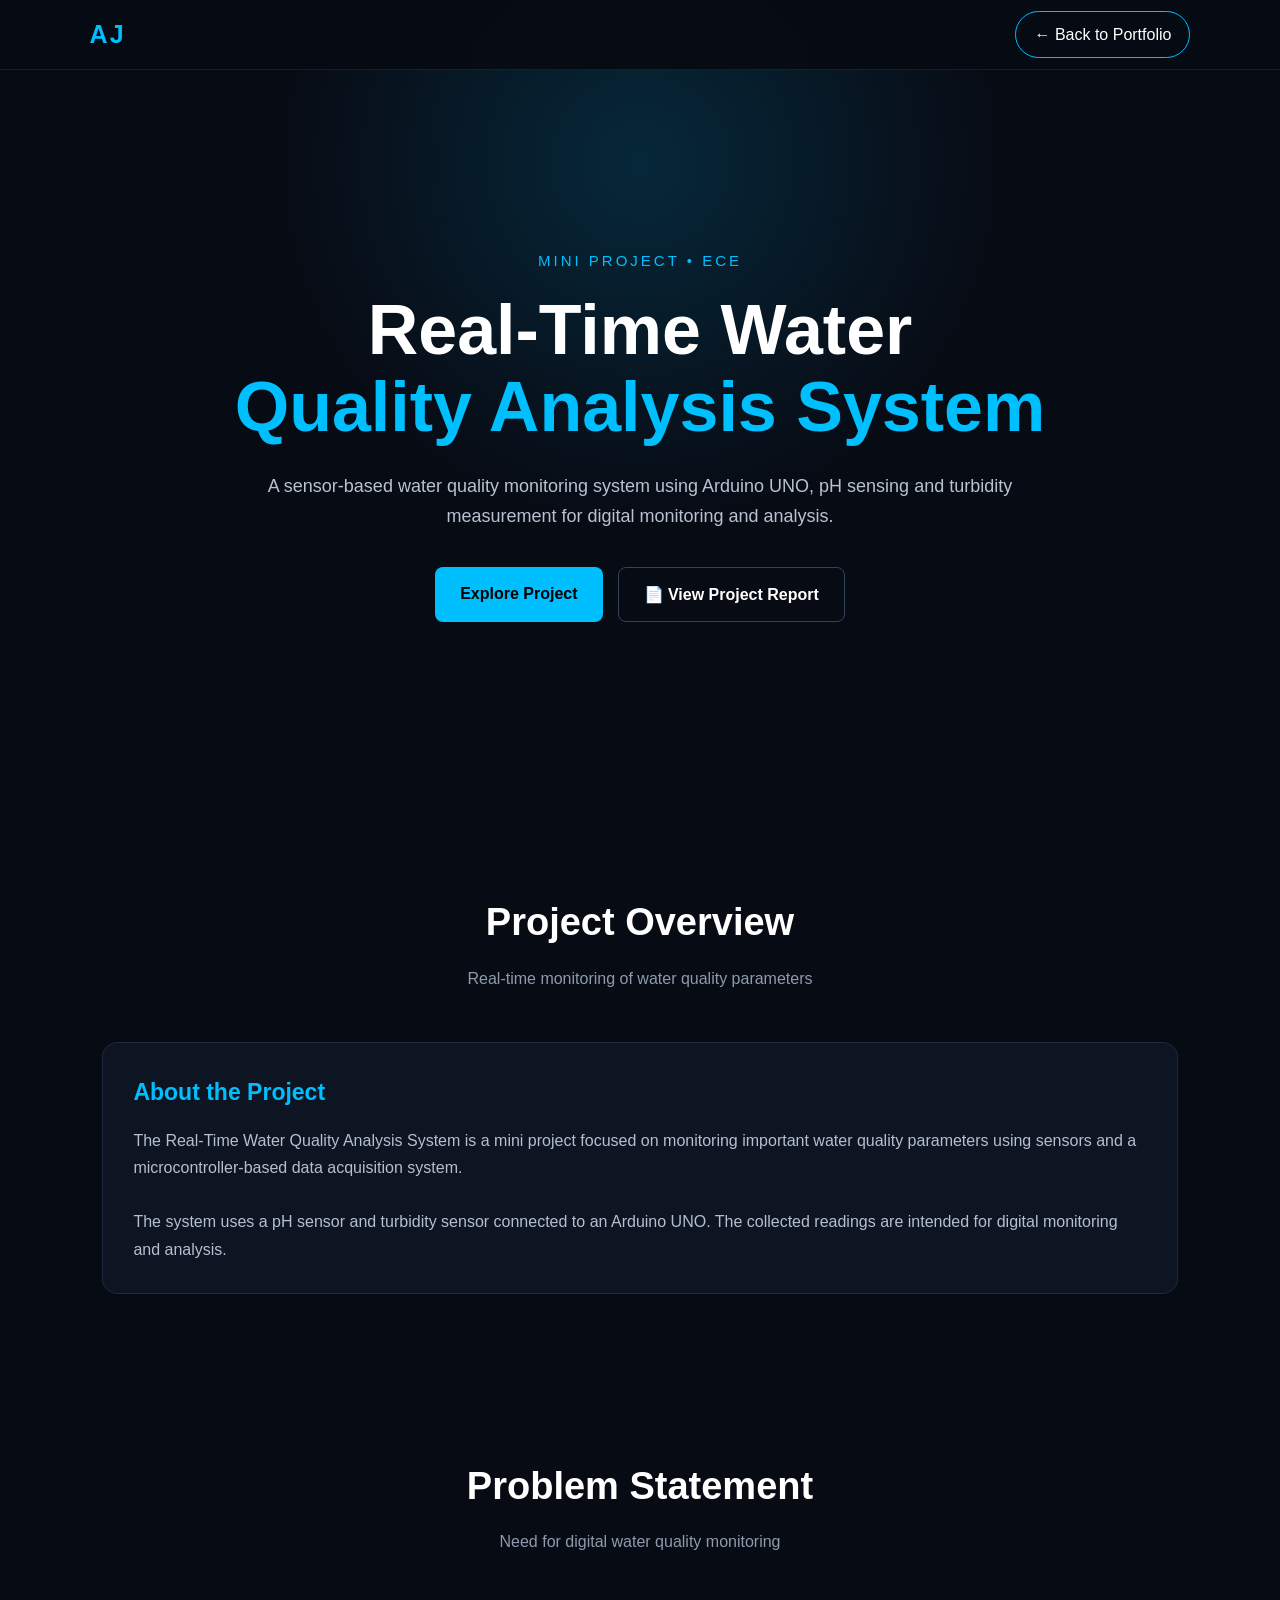
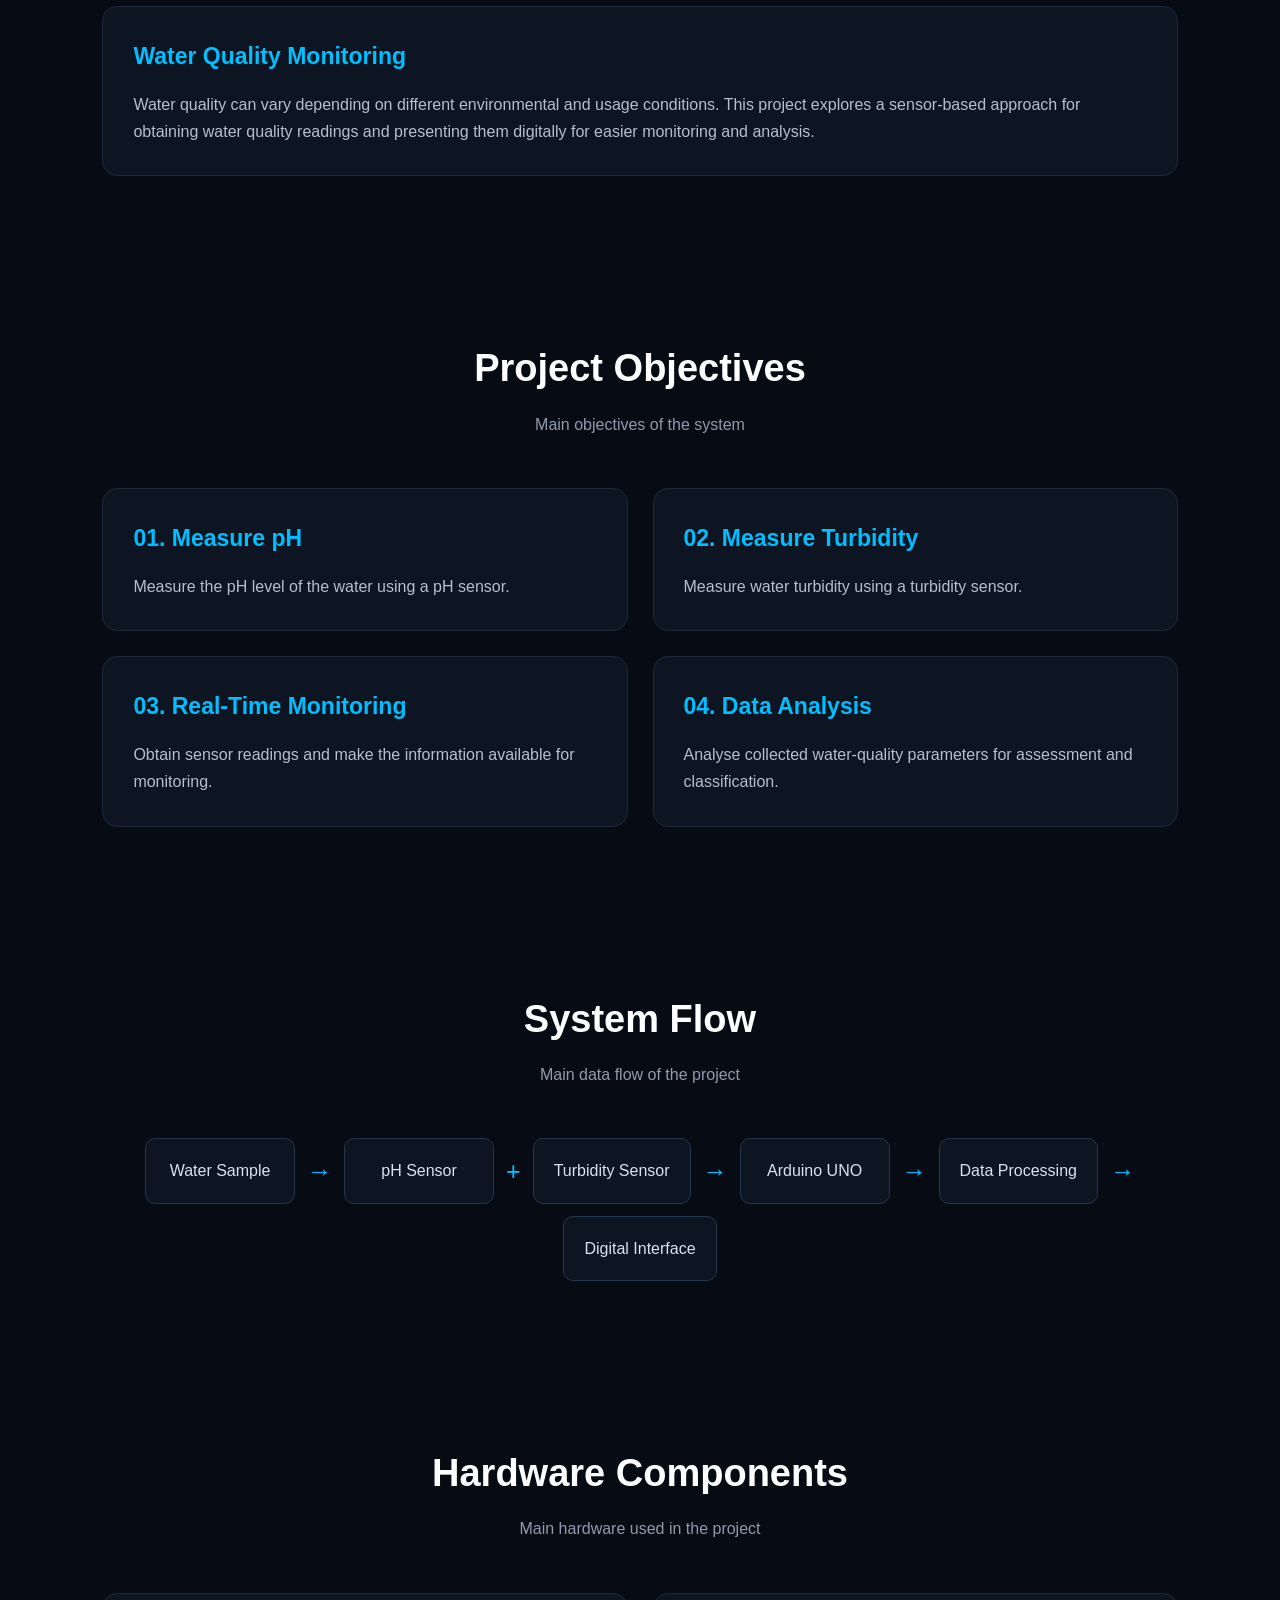
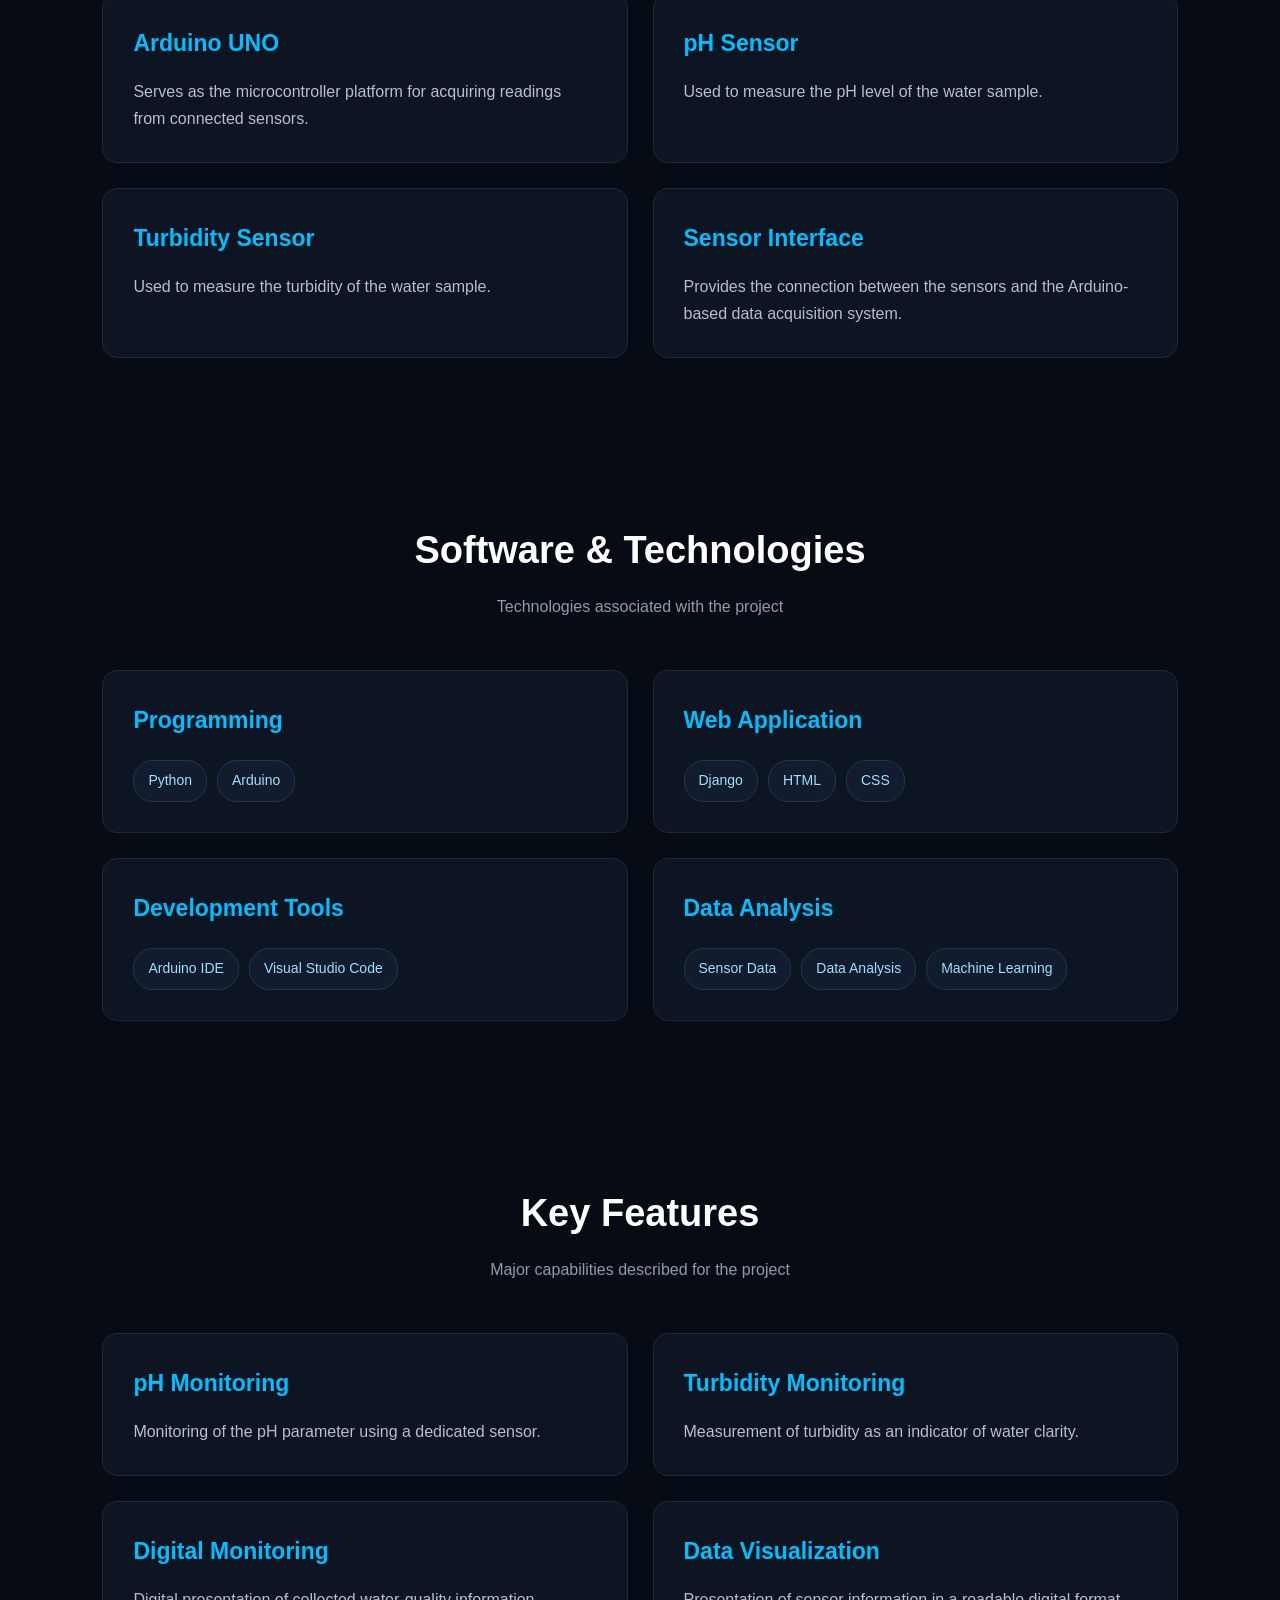
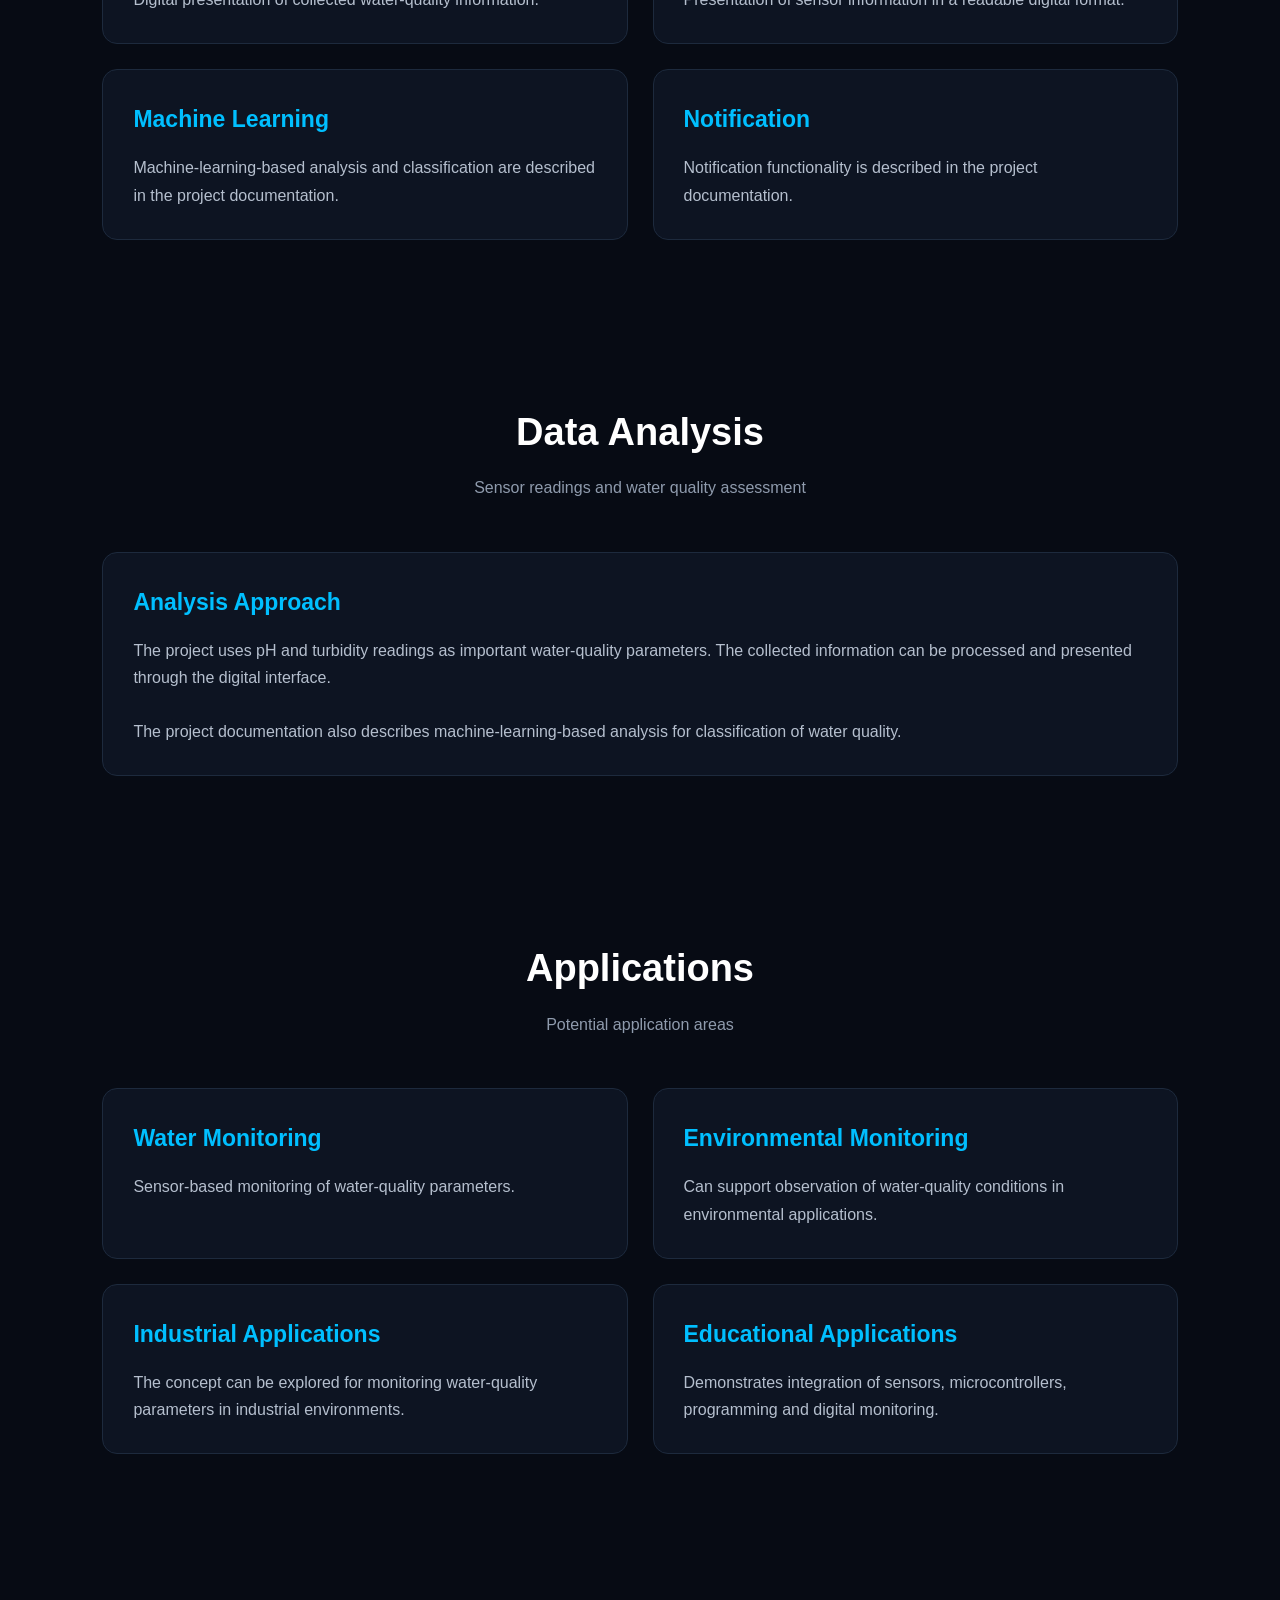
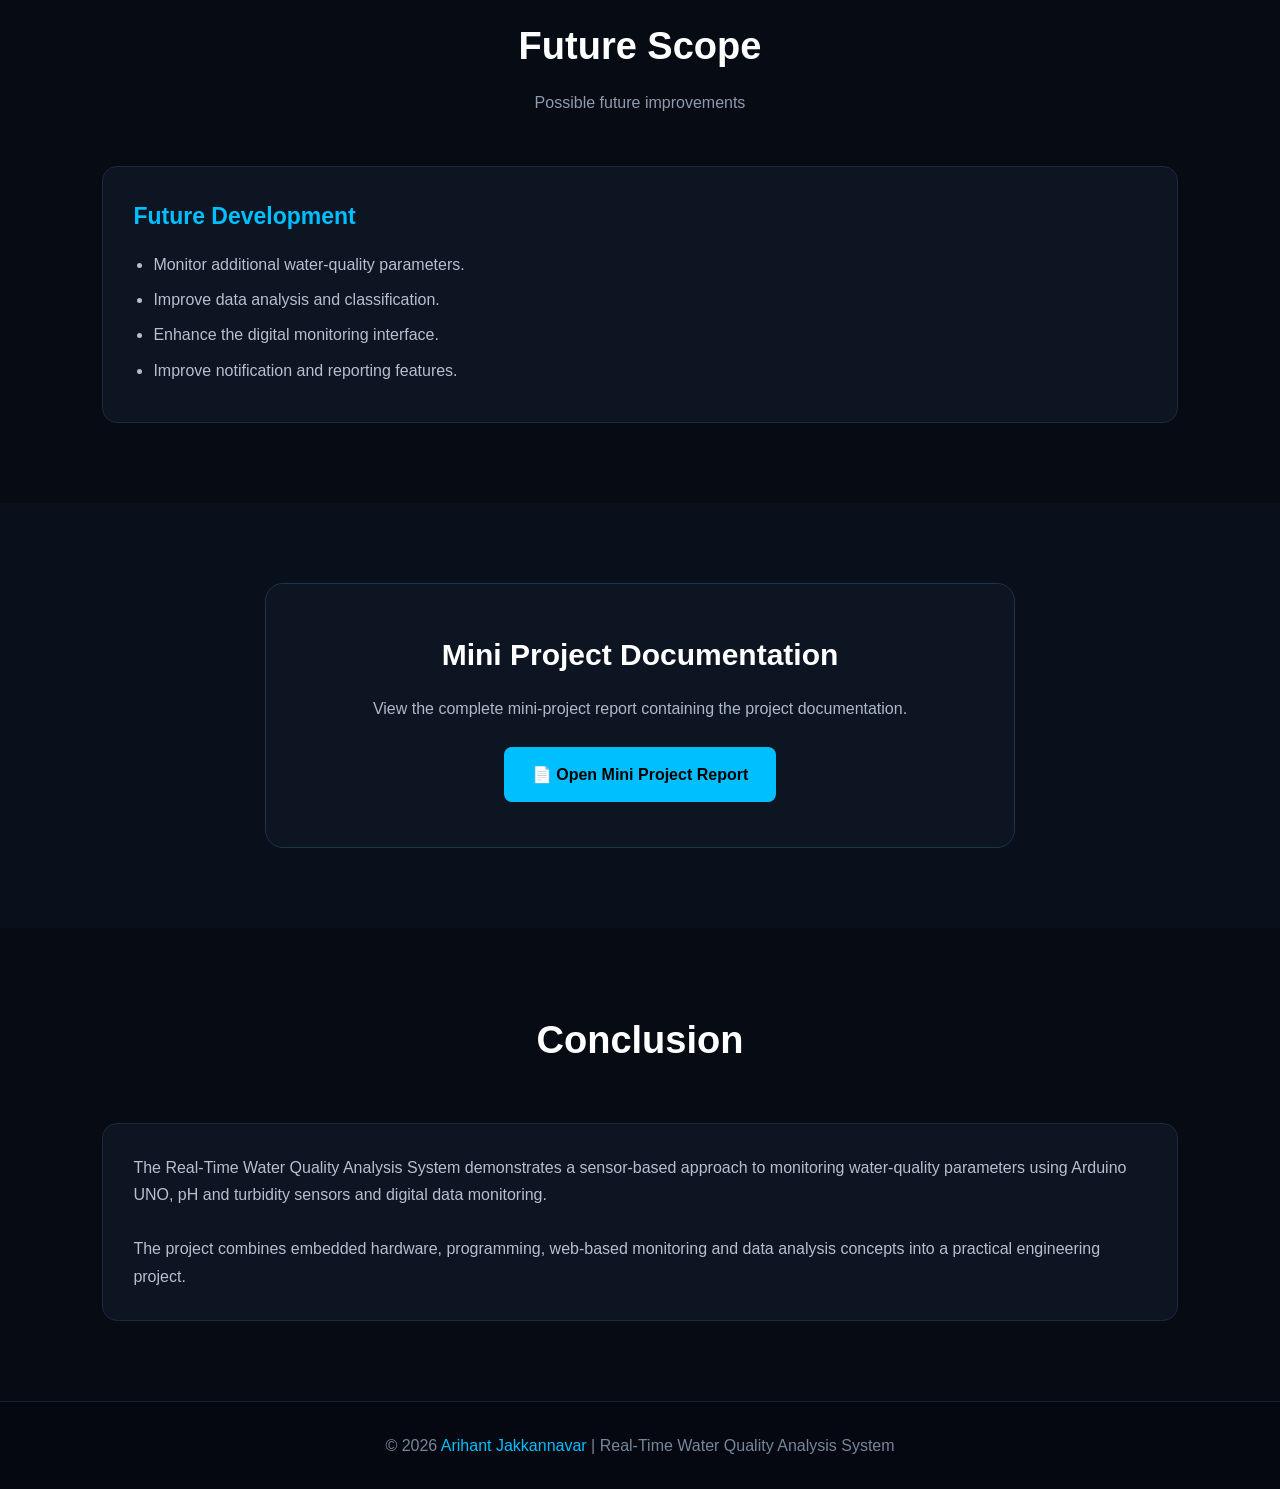
<file: projects/water-quality.html>
<!DOCTYPE html>
<html lang="en">
<head>
<meta charset="UTF-8">
<meta name="viewport" content="width=device-width, initial-scale=1.0">

<title>Real-Time Water Quality Analysis System | Arihant Jakkannavar</title>

<style>
*{
    margin:0;
    padding:0;
    box-sizing:border-box;
    font-family:Arial,Helvetica,sans-serif;
}

html{
    scroll-behavior:smooth;
}

body{
    background:#070b14;
    color:#fff;
    line-height:1.7;
}

/* NAVBAR */
nav{
    position:fixed;
    top:0;
    left:0;
    width:100%;
    height:70px;
    display:flex;
    justify-content:space-between;
    align-items:center;
    padding:0 7%;
    background:rgba(7,11,20,.95);
    backdrop-filter:blur(12px);
    border-bottom:1px solid rgba(255,255,255,.08);
    z-index:1000;
}

.logo{
    font-size:25px;
    font-weight:800;
    color:#00bfff;
    letter-spacing:2px;
}

.back-btn{
    text-decoration:none;
    color:white;
    border:1px solid #00bfff;
    padding:9px 18px;
    border-radius:25px;
    transition:.3s;
}

.back-btn:hover{
    background:#00bfff;
    color:#000;
}

/* HERO */
.hero{
    min-height:90vh;
    padding:140px 8% 80px;
    display:flex;
    align-items:center;
    justify-content:center;
    text-align:center;
    background:
        radial-gradient(circle at 50% 20%,rgba(0,191,255,.16),transparent 40%),
        #070b14;
}

.hero-content{
    max-width:1000px;
}

.small-title{
    color:#00bfff;
    font-size:15px;
    letter-spacing:3px;
    text-transform:uppercase;
    margin-bottom:18px;
}

.hero h1{
    font-size:clamp(38px,6vw,70px);
    line-height:1.1;
    margin-bottom:25px;
}

.hero h1 span{
    color:#00bfff;
}

.hero p{
    max-width:850px;
    margin:auto;
    color:#b8c2d1;
    font-size:18px;
}

/* BUTTONS */
.buttons{
    margin-top:35px;
    display:flex;
    justify-content:center;
    gap:15px;
    flex-wrap:wrap;
}

.btn{
    display:inline-block;
    text-decoration:none;
    padding:13px 25px;
    border-radius:8px;
    font-weight:700;
    transition:.3s;
}

.primary{
    background:#00bfff;
    color:#000;
}

.primary:hover{
    transform:translateY(-3px);
    box-shadow:0 0 25px rgba(0,191,255,.5);
}

.secondary{
    border:1px solid #33445a;
    color:white;
}

.secondary:hover{
    border-color:#00bfff;
    transform:translateY(-3px);
}

/* SECTIONS */
section{
    padding:80px 8%;
}

.section-title{
    text-align:center;
    margin-bottom:50px;
}

.section-title h2{
    font-size:38px;
    margin-bottom:10px;
}

.section-title p{
    color:#8f9bad;
}

/* CARDS */
.grid{
    display:grid;
    grid-template-columns:repeat(2,1fr);
    gap:25px;
    max-width:1100px;
    margin:auto;
}

.card{
    background:#0d1422;
    border:1px solid #1d2a3d;
    border-radius:15px;
    padding:30px;
    transition:.3s;
}

.card:hover{
    transform:translateY(-5px);
    border-color:#00bfff;
    box-shadow:0 10px 35px rgba(0,191,255,.08);
}

.card h3{
    color:#00bfff;
    margin-bottom:15px;
    font-size:23px;
}

.card p{
    color:#b5bfce;
}

.card ul{
    padding-left:20px;
    color:#b5bfce;
}

.card li{
    margin-bottom:8px;
}

.full{
    grid-column:1/-1;
}

/* TAGS */
.tags{
    display:flex;
    flex-wrap:wrap;
    gap:10px;
    margin-top:20px;
}

.tag{
    padding:8px 14px;
    background:#111d2e;
    border:1px solid #24364d;
    border-radius:20px;
    color:#9fdfff;
    font-size:14px;
}

/* SYSTEM FLOW */
.flow{
    display:flex;
    justify-content:center;
    align-items:center;
    flex-wrap:wrap;
    gap:12px;
    max-width:1150px;
    margin:auto;
}

.flow-step{
    background:#0d1422;
    border:1px solid #24364d;
    padding:18px 20px;
    border-radius:10px;
    color:#d8e3ef;
    text-align:center;
    min-width:150px;
    transition:.3s;
}

.flow-step:hover{
    border-color:#00bfff;
    transform:translateY(-3px);
}

.arrow{
    color:#00bfff;
    font-size:25px;
}

/* REPORT */
.report-section{
    text-align:center;
    background:#090f1b;
}

.report-box{
    max-width:750px;
    margin:auto;
    padding:45px 30px;
    background:#0d1422;
    border:1px solid #1e344b;
    border-radius:18px;
}

.report-box h2{
    font-size:30px;
    margin-bottom:15px;
}

.report-box p{
    color:#aeb9c8;
    margin-bottom:25px;
}

.report-btn{
    display:inline-block;
    padding:14px 28px;
    background:#00bfff;
    color:#000;
    text-decoration:none;
    border-radius:8px;
    font-weight:700;
    transition:.3s;
}

.report-btn:hover{
    transform:translateY(-3px);
    box-shadow:0 0 25px rgba(0,191,255,.5);
}

/* FOOTER */
footer{
    text-align:center;
    padding:30px 20px;
    background:#050810;
    border-top:1px solid #162133;
    color:#78869a;
}

footer span{
    color:#00bfff;
}

/* MOBILE */
@media(max-width:800px){

    nav{
        padding:0 5%;
    }

    .hero{
        padding:120px 6% 70px;
    }

    section{
        padding:65px 6%;
    }

    .grid{
        grid-template-columns:1fr;
    }

    .full{
        grid-column:auto;
    }

    .arrow{
        transform:rotate(90deg);
    }

    .hero p{
        font-size:16px;
    }

    .section-title h2{
        font-size:30px;
    }

    .flow-step{
        width:100%;
        max-width:280px;
    }
}
</style>
</head>

<body>

<!-- NAVBAR -->
<nav>
    <div class="logo">AJ</div>

    <a href="../index.html#projects" class="back-btn">
        ← Back to Portfolio
    </a>
</nav>


<!-- HERO -->
<header class="hero">

    <div class="hero-content">

        <div class="small-title">
            Mini Project • ECE
        </div>

        <h1>
            Real-Time Water
            <br>
            <span>Quality Analysis System</span>
        </h1>

        <p>
            A sensor-based water quality monitoring system
            using Arduino UNO, pH sensing and turbidity
            measurement for digital monitoring and analysis.
        </p>

        <div class="buttons">

            <a href="#overview" class="btn primary">
                Explore Project
            </a>

            <a
                href="Final%20mini%20project%20report.pdf"
                target="_blank"
                class="btn secondary"
            >
                📄 View Project Report
            </a>

        </div>

    </div>

</header>


<!-- OVERVIEW -->
<section id="overview">

    <div class="section-title">
        <h2>Project Overview</h2>
        <p>Real-time monitoring of water quality parameters</p>
    </div>

    <div class="grid">

        <div class="card full">

            <h3>About the Project</h3>

            <p>
                The Real-Time Water Quality Analysis System
                is a mini project focused on monitoring
                important water quality parameters using
                sensors and a microcontroller-based data
                acquisition system.
            </p>

            <br>

            <p>
                The system uses a pH sensor and turbidity
                sensor connected to an Arduino UNO. The
                collected readings are intended for digital
                monitoring and analysis.
            </p>

        </div>

    </div>

</section>


<!-- PROBLEM STATEMENT -->
<section>

    <div class="section-title">
        <h2>Problem Statement</h2>
        <p>Need for digital water quality monitoring</p>
    </div>

    <div class="grid">

        <div class="card full">

            <h3>Water Quality Monitoring</h3>

            <p>
                Water quality can vary depending on different
                environmental and usage conditions. This project
                explores a sensor-based approach for obtaining
                water quality readings and presenting them
                digitally for easier monitoring and analysis.
            </p>

        </div>

    </div>

</section>


<!-- OBJECTIVES -->
<section>

    <div class="section-title">
        <h2>Project Objectives</h2>
        <p>Main objectives of the system</p>
    </div>

    <div class="grid">

        <div class="card">
            <h3>01. Measure pH</h3>
            <p>
                Measure the pH level of the water using
                a pH sensor.
            </p>
        </div>

        <div class="card">
            <h3>02. Measure Turbidity</h3>
            <p>
                Measure water turbidity using a
                turbidity sensor.
            </p>
        </div>

        <div class="card">
            <h3>03. Real-Time Monitoring</h3>
            <p>
                Obtain sensor readings and make the
                information available for monitoring.
            </p>
        </div>

        <div class="card">
            <h3>04. Data Analysis</h3>
            <p>
                Analyse collected water-quality parameters
                for assessment and classification.
            </p>
        </div>

    </div>

</section>


<!-- SYSTEM FLOW -->
<section>

    <div class="section-title">
        <h2>System Flow</h2>
        <p>Main data flow of the project</p>
    </div>

    <div class="flow">

        <div class="flow-step">Water Sample</div>

        <div class="arrow">→</div>

        <div class="flow-step">pH Sensor</div>

        <div class="arrow">+</div>

        <div class="flow-step">Turbidity Sensor</div>

        <div class="arrow">→</div>

        <div class="flow-step">Arduino UNO</div>

        <div class="arrow">→</div>

        <div class="flow-step">Data Processing</div>

        <div class="arrow">→</div>

        <div class="flow-step">Digital Interface</div>

    </div>

</section>


<!-- HARDWARE -->
<section>

    <div class="section-title">
        <h2>Hardware Components</h2>
        <p>Main hardware used in the project</p>
    </div>

    <div class="grid">

        <div class="card">

            <h3>Arduino UNO</h3>

            <p>
                Serves as the microcontroller platform
                for acquiring readings from connected
                sensors.
            </p>

        </div>

        <div class="card">

            <h3>pH Sensor</h3>

            <p>
                Used to measure the pH level of the
                water sample.
            </p>

        </div>

        <div class="card">

            <h3>Turbidity Sensor</h3>

            <p>
                Used to measure the turbidity of the
                water sample.
            </p>

        </div>

        <div class="card">

            <h3>Sensor Interface</h3>

            <p>
                Provides the connection between the sensors
                and the Arduino-based data acquisition system.
            </p>

        </div>

    </div>

</section>


<!-- SOFTWARE -->
<section>

    <div class="section-title">
        <h2>Software & Technologies</h2>
        <p>Technologies associated with the project</p>
    </div>

    <div class="grid">

        <div class="card">

            <h3>Programming</h3>

            <div class="tags">
                <span class="tag">Python</span>
                <span class="tag">Arduino</span>
            </div>

        </div>

        <div class="card">

            <h3>Web Application</h3>

            <div class="tags">
                <span class="tag">Django</span>
                <span class="tag">HTML</span>
                <span class="tag">CSS</span>
            </div>

        </div>

        <div class="card">

            <h3>Development Tools</h3>

            <div class="tags">
                <span class="tag">Arduino IDE</span>
                <span class="tag">Visual Studio Code</span>
            </div>

        </div>

        <div class="card">

            <h3>Data Analysis</h3>

            <div class="tags">
                <span class="tag">Sensor Data</span>
                <span class="tag">Data Analysis</span>
                <span class="tag">Machine Learning</span>
            </div>

        </div>

    </div>

</section>


<!-- FEATURES -->
<section>

    <div class="section-title">
        <h2>Key Features</h2>
        <p>Major capabilities described for the project</p>
    </div>

    <div class="grid">

        <div class="card">

            <h3>pH Monitoring</h3>

            <p>
                Monitoring of the pH parameter using
                a dedicated sensor.
            </p>

        </div>

        <div class="card">

            <h3>Turbidity Monitoring</h3>

            <p>
                Measurement of turbidity as an indicator
                of water clarity.
            </p>

        </div>

        <div class="card">

            <h3>Digital Monitoring</h3>

            <p>
                Digital presentation of collected
                water-quality information.
            </p>

        </div>

        <div class="card">

            <h3>Data Visualization</h3>

            <p>
                Presentation of sensor information in
                a readable digital format.
            </p>

        </div>

        <div class="card">

            <h3>Machine Learning</h3>

            <p>
                Machine-learning-based analysis and
                classification are described in the
                project documentation.
            </p>

        </div>

        <div class="card">

            <h3>Notification</h3>

            <p>
                Notification functionality is described
                in the project documentation.
            </p>

        </div>

    </div>

</section>


<!-- DATA ANALYSIS -->
<section>

    <div class="section-title">
        <h2>Data Analysis</h2>
        <p>Sensor readings and water quality assessment</p>
    </div>

    <div class="grid">

        <div class="card full">

            <h3>Analysis Approach</h3>

            <p>
                The project uses pH and turbidity readings
                as important water-quality parameters.
                The collected information can be processed
                and presented through the digital interface.
            </p>

            <br>

            <p>
                The project documentation also describes
                machine-learning-based analysis for
                classification of water quality.
            </p>

        </div>

    </div>

</section>


<!-- APPLICATIONS -->
<section>

    <div class="section-title">
        <h2>Applications</h2>
        <p>Potential application areas</p>
    </div>

    <div class="grid">

        <div class="card">
            <h3>Water Monitoring</h3>
            <p>
                Sensor-based monitoring of water-quality
                parameters.
            </p>
        </div>

        <div class="card">
            <h3>Environmental Monitoring</h3>
            <p>
                Can support observation of water-quality
                conditions in environmental applications.
            </p>
        </div>

        <div class="card">
            <h3>Industrial Applications</h3>
            <p>
                The concept can be explored for monitoring
                water-quality parameters in industrial
                environments.
            </p>
        </div>

        <div class="card">
            <h3>Educational Applications</h3>
            <p>
                Demonstrates integration of sensors,
                microcontrollers, programming and
                digital monitoring.
            </p>
        </div>

    </div>

</section>


<!-- FUTURE SCOPE -->
<section>

    <div class="section-title">
        <h2>Future Scope</h2>
        <p>Possible future improvements</p>
    </div>

    <div class="grid">

        <div class="card full">

            <h3>Future Development</h3>

            <ul>
                <li>
                    Monitor additional water-quality parameters.
                </li>

                <li>
                    Improve data analysis and classification.
                </li>

                <li>
                    Enhance the digital monitoring interface.
                </li>

                <li>
                    Improve notification and reporting features.
                </li>
            </ul>

        </div>

    </div>

</section>


<!-- REPORT -->
<section class="report-section">

    <div class="report-box">

        <h2>Mini Project Documentation</h2>

        <p>
            View the complete mini-project report containing
            the project documentation.
        </p>

        <!-- EXACT PDF FILE IN YOUR PROJECTS FOLDER -->
        <a
            href="Final%20mini%20project%20report.pdf"
            target="_blank"
            class="report-btn"
        >
            📄 Open Mini Project Report
        </a>

    </div>

</section>


<!-- CONCLUSION -->
<section>

    <div class="section-title">
        <h2>Conclusion</h2>
    </div>

    <div class="grid">

        <div class="card full">

            <p>
                The Real-Time Water Quality Analysis System
                demonstrates a sensor-based approach to
                monitoring water-quality parameters using
                Arduino UNO, pH and turbidity sensors and
                digital data monitoring.
            </p>

            <br>

            <p>
                The project combines embedded hardware,
                programming, web-based monitoring and
                data analysis concepts into a practical
                engineering project.
            </p>

        </div>

    </div>

</section>


<!-- FOOTER -->
<footer>

    <p>
        © 2026
        <span>Arihant Jakkannavar</span>
        |
        Real-Time Water Quality Analysis System
    </p>

</footer>

</body>
</html>
</file>
